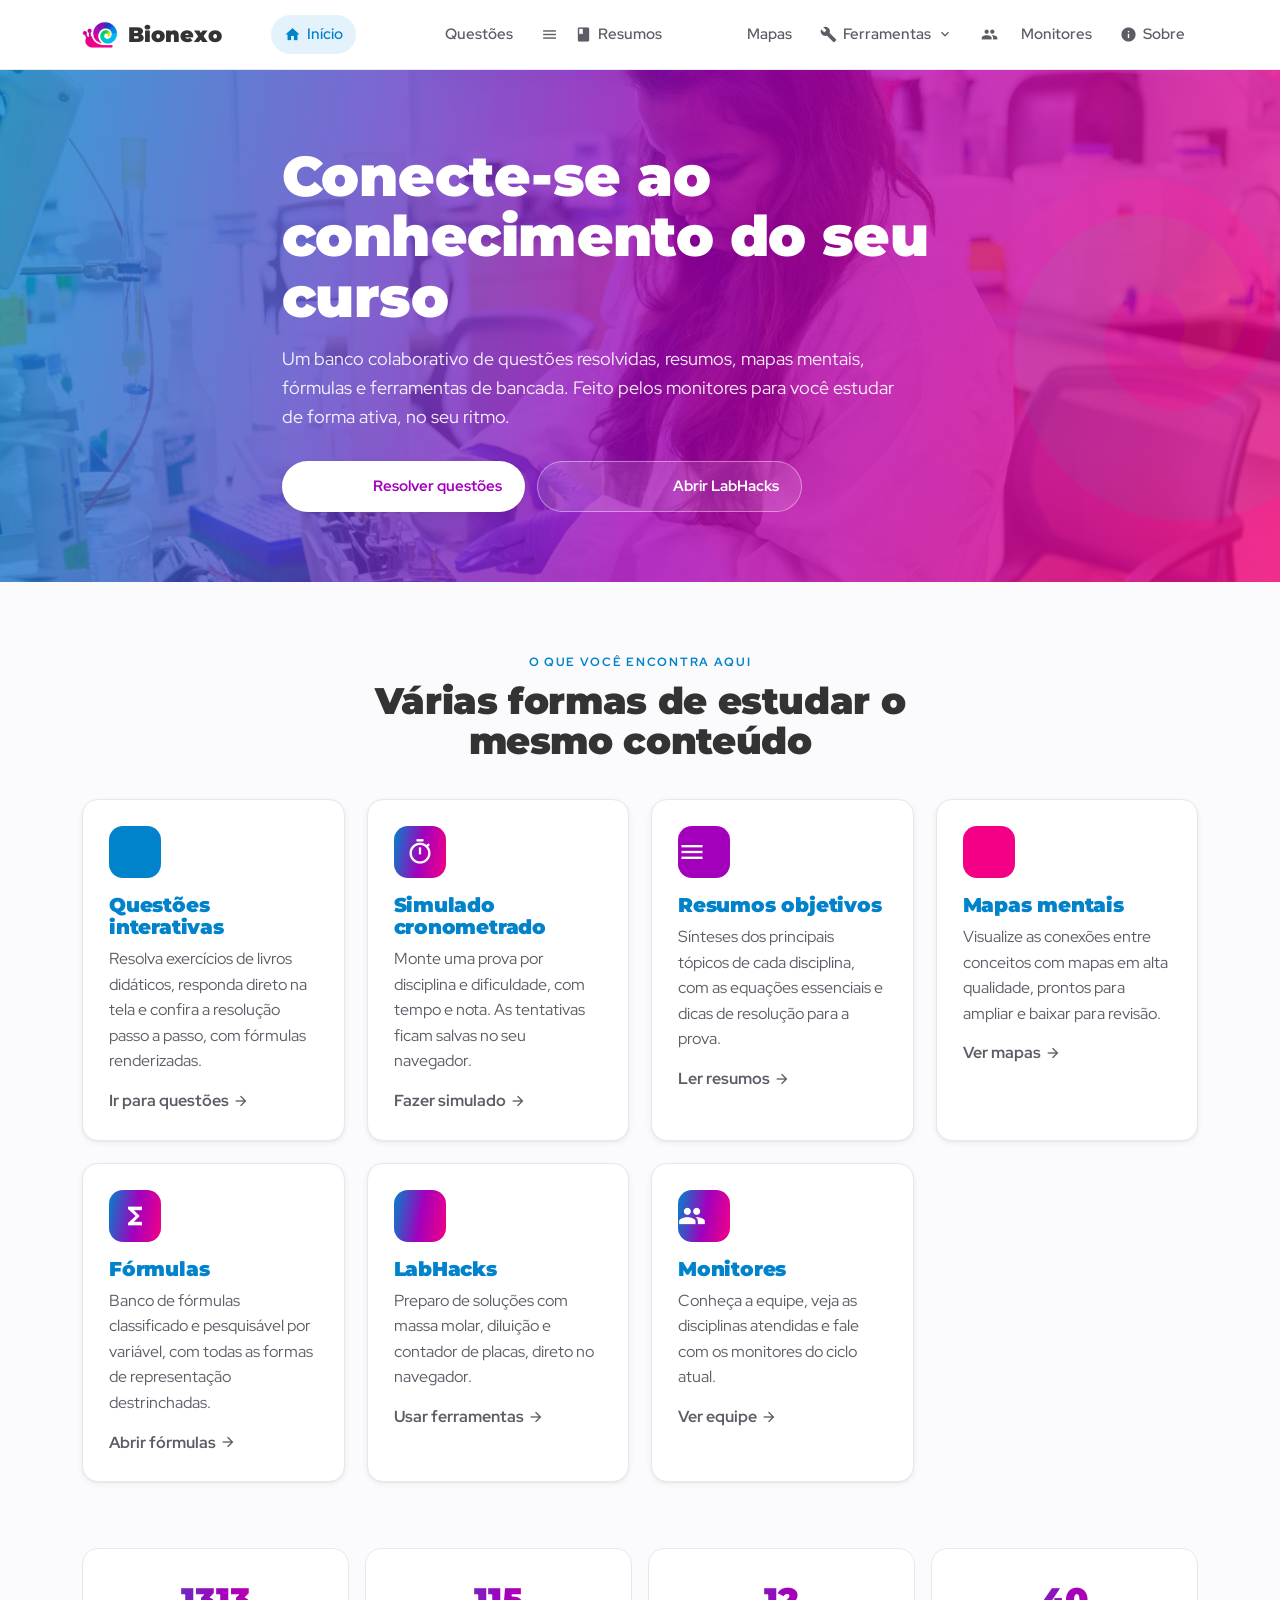
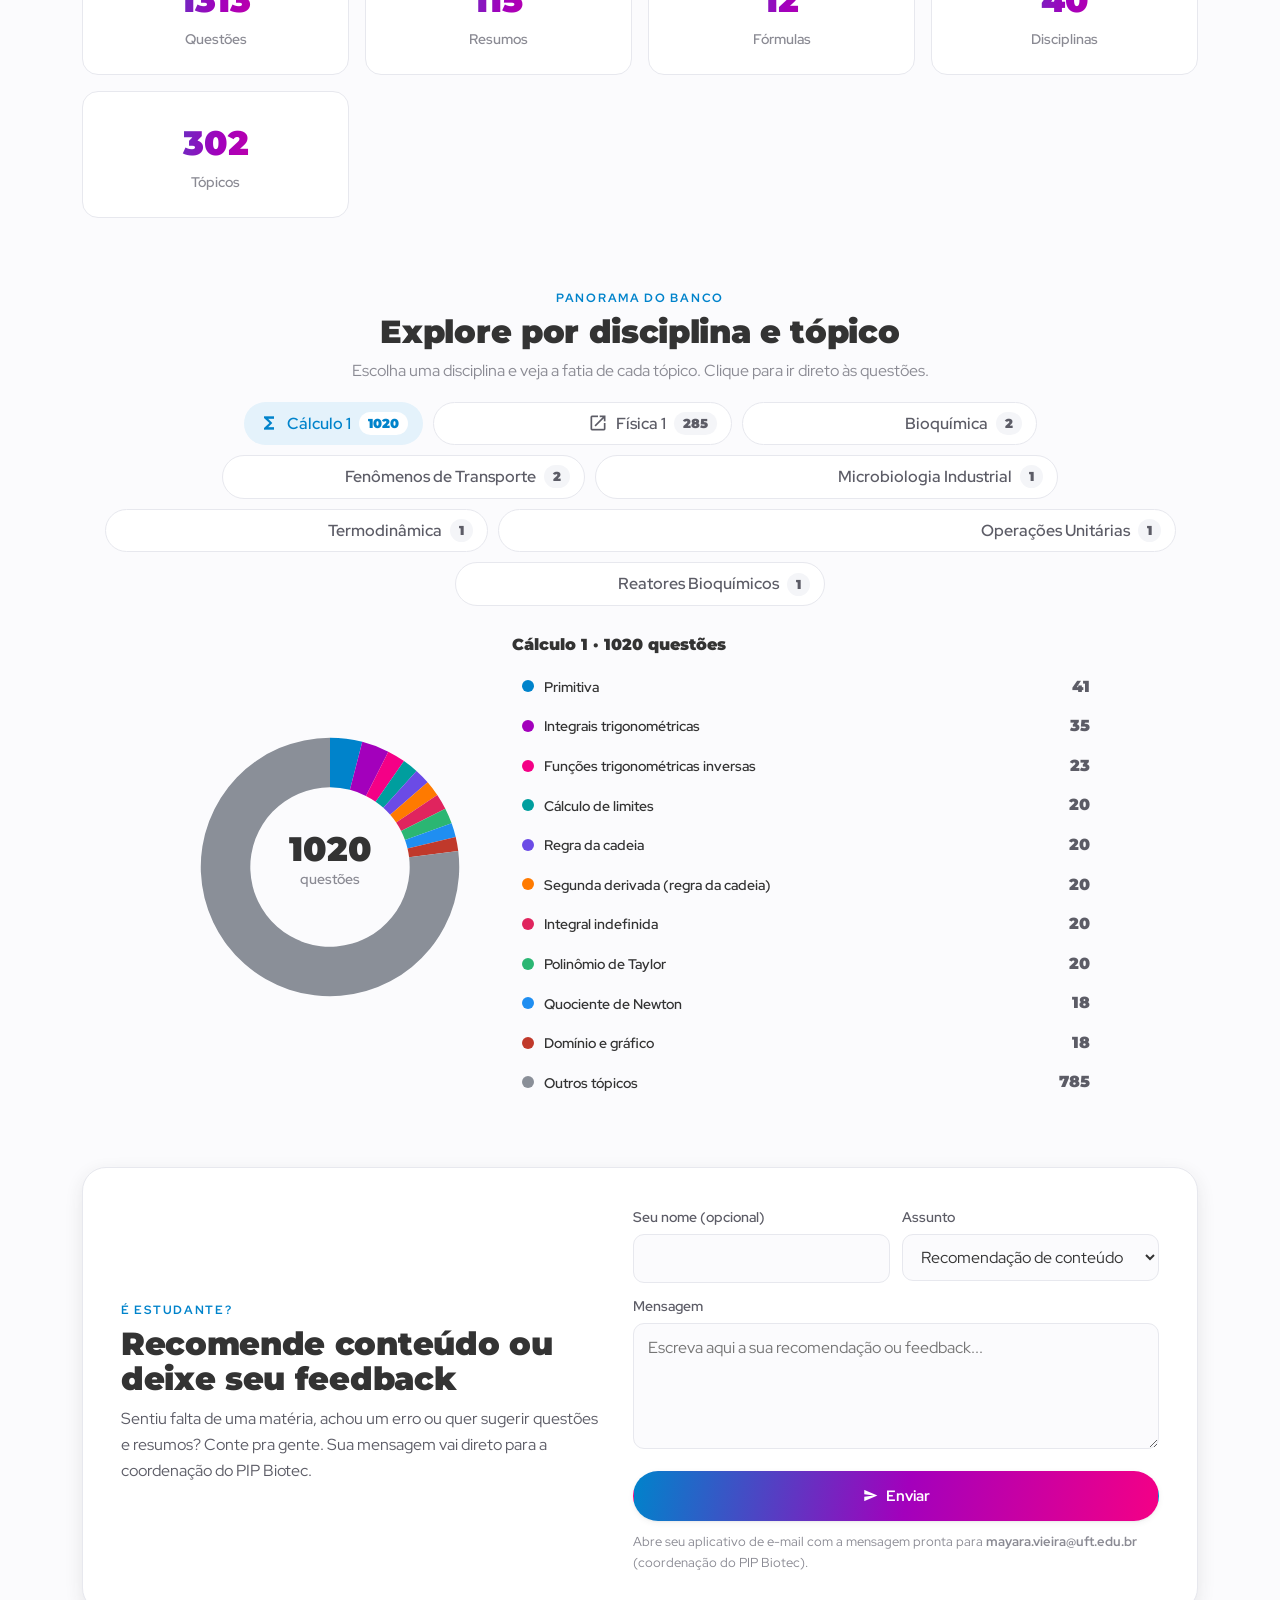
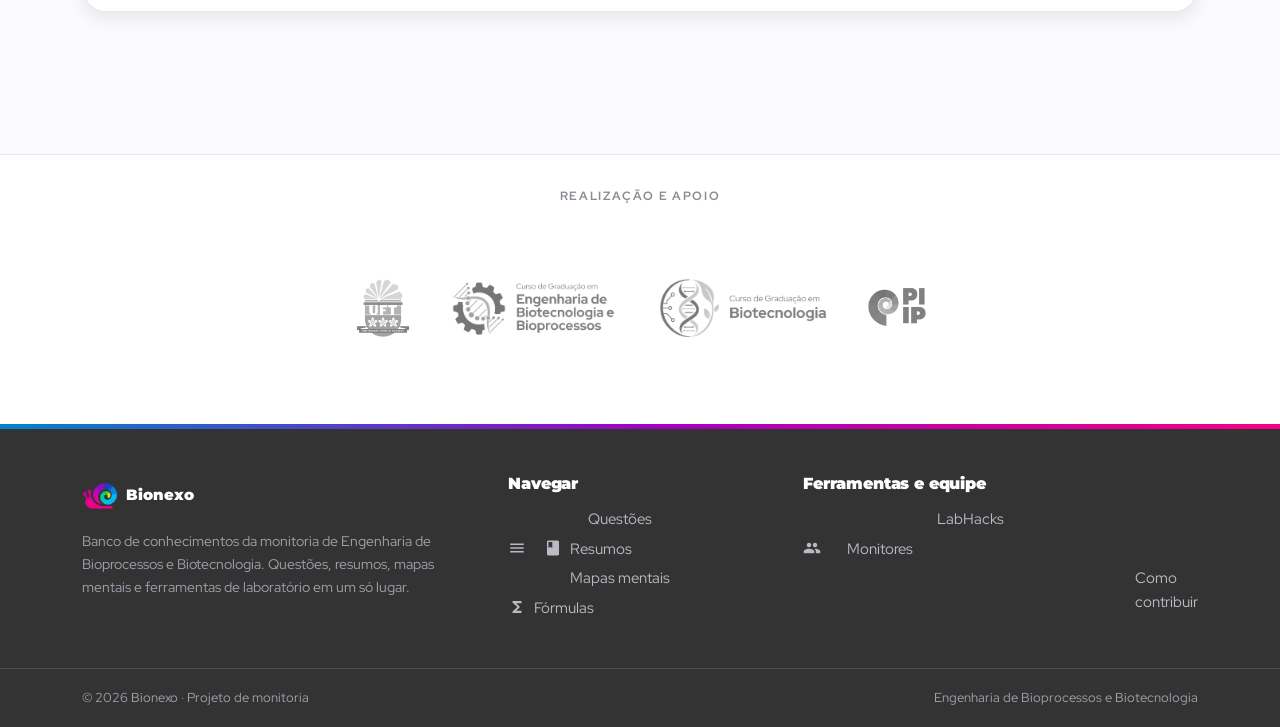
<file: index.html>
<!DOCTYPE html>
<html lang="pt-BR">
<head>
  <meta charset="UTF-8">
  <meta name="viewport" content="width=device-width, initial-scale=1.0">
  <title>Bionexo - Engenharia de Bioprocessos e Biotecnologia</title>
  <meta name="description" content="Banco de conhecimentos da monitoria de Engenharia de Bioprocessos e Biotecnologia: questões interativas, resumos, mapas mentais, fórmulas e ferramentas de laboratório.">
  <link rel="icon" type="image/svg+xml" href="assets/img/id/bionexo.svg">
  <link rel="preconnect" href="https://fonts.googleapis.com">
  <link rel="preconnect" href="https://fonts.gstatic.com" crossorigin>
  <link href="https://fonts.googleapis.com/css2?family=Montserrat:wght@900&family=Red+Hat+Display:ital,wght@0,400;0,500;0,600;0,700;1,400&display=swap" rel="stylesheet">
  <link href="https://fonts.googleapis.com/icon?family=Material+Icons" rel="stylesheet">
  <link rel="stylesheet" href="css/style.css">
</head>
<body>
  <div id="header"></div>

  <!-- HERO -->
  <section class="hero">
    <div class="container">
      <div>
        <h1>Conecte-se ao conhecimento do seu curso</h1>
        <p class="lead">Um banco colaborativo de questões resolvidas, resumos, mapas mentais, fórmulas e ferramentas de bancada. Feito pelos monitores para você estudar de forma ativa, no seu ritmo.</p>
        <div class="hero-actions">
          <a class="btn btn-primary" href="questoes.html"><span class="material-icons mi-sm">quiz</span> Resolver questões</a>
          <a class="btn btn-ghost" href="labhacks.html"><span class="material-icons mi-sm">science</span> Abrir LabHacks</a>
        </div>
      </div>
    </div>
  </section>

  <!-- RECURSOS -->
  <section class="section">
    <div class="container">
      <div class="center" style="max-width:660px;margin-inline:auto">
        <span class="eyebrow">O que você encontra aqui</span>
        <h2 style="font-size:clamp(1.7rem,3.5vw,2.3rem);margin-top:8px">Várias formas de estudar o mesmo conteúdo</h2>
      </div>
      <div class="grid grid-auto" style="margin-top:38px">
        <a class="card link c1" href="questoes.html">
          <div class="card-ico g1"><span class="material-icons">quiz</span></div>
          <h3>Questões interativas</h3>
          <p>Resolva exercícios de livros didáticos, responda direto na tela e confira a resolução passo a passo, com fórmulas renderizadas.</p>
          <span class="card-more">Ir para questões <span class="material-icons mi-sm">arrow_forward</span></span>
        </a>
        <a class="card link c1" href="questoes.html#simulado">
          <div class="card-ico grad"><span class="material-icons">timer</span></div>
          <h3>Simulado cronometrado</h3>
          <p>Monte uma prova por disciplina e dificuldade, com tempo e nota. As tentativas ficam salvas no seu navegador.</p>
          <span class="card-more">Fazer simulado <span class="material-icons mi-sm">arrow_forward</span></span>
        </a>
        <a class="card link c2" href="resumos.html">
          <div class="card-ico g2"><span class="material-icons">menu_book</span></div>
          <h3>Resumos objetivos</h3>
          <p>Sínteses dos principais tópicos de cada disciplina, com as equações essenciais e dicas de resolução para a prova.</p>
          <span class="card-more">Ler resumos <span class="material-icons mi-sm">arrow_forward</span></span>
        </a>
        <a class="card link c3" href="mapas.html">
          <div class="card-ico g3"><span class="material-icons">hub</span></div>
          <h3>Mapas mentais</h3>
          <p>Visualize as conexões entre conceitos com mapas em alta qualidade, prontos para ampliar e baixar para revisão.</p>
          <span class="card-more">Ver mapas <span class="material-icons mi-sm">arrow_forward</span></span>
        </a>
        <a class="card link" href="formulas.html">
          <div class="card-ico grad"><span class="material-icons">functions</span></div>
          <h3>Fórmulas</h3>
          <p>Banco de fórmulas classificado e pesquisável por variável, com todas as formas de representação destrinchadas.</p>
          <span class="card-more">Abrir fórmulas <span class="material-icons mi-sm">arrow_forward</span></span>
        </a>
        <a class="card link" href="labhacks.html">
          <div class="card-ico grad"><span class="material-icons">science</span></div>
          <h3>LabHacks</h3>
          <p>Preparo de soluções com massa molar, diluição e contador de placas, direto no navegador.</p>
          <span class="card-more">Usar ferramentas <span class="material-icons mi-sm">arrow_forward</span></span>
        </a>
        <a class="card link" href="monitores.html">
          <div class="card-ico grad"><span class="material-icons">groups</span></div>
          <h3>Monitores</h3>
          <p>Conheça a equipe, veja as disciplinas atendidas e fale com os monitores do ciclo atual.</p>
          <span class="card-more">Ver equipe <span class="material-icons mi-sm">arrow_forward</span></span>
        </a>
      </div>
    </div>
  </section>

  <!-- STATS -->
  <section class="section" style="padding-top:0">
    <div class="container">
      <div class="stats">
        <div class="stat"><div class="num grad-text" data-stat="questoes">0</div><div class="lbl">Questões</div></div>
        <div class="stat"><div class="num grad-text" data-stat="resumos">0</div><div class="lbl">Resumos</div></div>
        <div class="stat"><div class="num grad-text" data-stat="formulas">0</div><div class="lbl">Fórmulas</div></div>
        <div class="stat"><div class="num grad-text" data-stat="disciplinas">0</div><div class="lbl">Disciplinas</div></div>
        <div class="stat"><div class="num grad-text" data-stat="topicos">0</div><div class="lbl">Tópicos</div></div>
      </div>
    </div>
  </section>

  <!-- PANORAMA (dashboard interativo) -->
  <section class="section" style="padding-top:0" id="panorama">
    <div class="container">
      <div class="center" style="max-width:660px;margin-inline:auto">
        <span class="eyebrow">Panorama do banco</span>
        <h2 style="font-size:clamp(1.5rem,3vw,2rem);margin-top:6px">Explore por disciplina e tópico</h2>
        <p class="muted" style="margin-top:8px">Escolha uma disciplina e veja a fatia de cada tópico. Clique para ir direto às questões.</p>
      </div>

      <!-- faixa de disciplinas (ícones) -->
      <div id="discStrip" class="disc-strip"></div>

      <!-- pizza de tópicos + legenda -->
      <div class="dash">
        <div class="dash-pie">
          <div id="donut"><p class="muted center">Carregando...</p></div>
        </div>
        <div class="dash-legend">
          <div class="dash-legend-head"><span id="pieTitle">—</span></div>
          <div id="donutLegend" class="donut-legend"></div>
        </div>
      </div>
    </div>
  </section>

  <!-- FEEDBACK DO ESTUDANTE -->
  <section class="section" id="feedback" style="padding-top:0">
    <div class="container">
      <div class="feedback-cta">
        <div class="fc-text">
          <span class="eyebrow">É estudante?</span>
          <h2>Recomende conteúdo ou deixe seu feedback</h2>
          <p>Sentiu falta de uma matéria, achou um erro ou quer sugerir questões e resumos? Conte pra gente. Sua mensagem vai direto para a coordenação do PIP Biotec.</p>
        </div>
        <form class="fc-form" id="feedbackForm">
          <div class="field-row">
            <div>
              <label for="fbNome">Seu nome (opcional)</label>
              <input class="field" id="fbNome" type="text" autocomplete="name">
            </div>
            <div>
              <label for="fbTipo">Assunto</label>
              <select class="field" id="fbTipo">
                <option>Recomendação de conteúdo</option>
                <option>Feedback sobre o site</option>
                <option>Relatar um erro</option>
                <option>Dúvida</option>
              </select>
            </div>
          </div>
          <label for="fbMsg">Mensagem</label>
          <textarea class="field" id="fbMsg" rows="4" placeholder="Escreva aqui a sua recomendação ou feedback..."></textarea>
          <button class="btn btn-grad" type="submit" style="margin-top:14px;width:100%"><span class="material-icons mi-sm">send</span> Enviar</button>
          <p class="muted fc-note">Abre seu aplicativo de e-mail com a mensagem pronta para <b>mayara.vieira@uft.edu.br</b> (coordenação do PIP Biotec).</p>
        </form>
      </div>
    </div>
  </section>

  <div id="footer"></div>

  <script src="data/questoes.js"></script>
  <script src="data/questoes-fontes.js"></script>
  <script src="data/resumos.js"></script>
  <script src="data/resumos/01-calculo.js"></script>
  <script src="data/resumos/02-algebra-linear.js"></script>
  <script src="data/resumos/03-quimica-geral.js"></script>
  <script src="data/resumos/04-quimica-organica-analitica.js"></script>
  <script src="data/resumos/05-fisica.js"></script>
  <script src="data/resumos/06-bioquimica-celular.js"></script>
  <script src="data/resumos/07-microbiologia-molecular.js"></script>
  <script src="data/resumos/08-calculo2-numericos.js"></script>
  <script src="data/resumos/09-engenharia-bioprocessos.js"></script>
  <script src="data/resumos/10-edo-bioprocessos.js"></script>
  <script src="data/resumos/11-protocolos-laboratorio.js"></script>
  <script src="data/resumos/12-mecanica.js"></script>
  <script src="data/resumos/13-fisico-quimica.js"></script>
  <script src="data/resumos/14-eletromagnetismo.js"></script>
  <script src="data/resumos/15-ondas-optica-moderna.js"></script>
  <script src="data/resumos/16-genetica.js"></script>
  <script src="data/resumos/17-genetica-cromossomos-populacoes.js"></script>
  <script src="data/resumos/18-melhoramento-edicao.js"></script>
  <script src="data/resumos/19-rotas-metabolicas.js"></script>
  <script src="data/resumos/20-biotransformacoes.js"></script>
  <script src="data/formulas.js"></script>
  <script src="data/mapas.js"></script>
  <script src="js/components.js"></script>
  <script src="js/mathplot.js"></script>
  <script src="js/mathfmt.js"></script>
  <script src="js/tsv.js"></script>
  <script>
    (function () {
      const D = window.BIONEXO || {};
      const r = D.resumos || [], f = D.formulas || [], m = D.mapas || [];
      const set = (k, v) => { const el = document.querySelector(`[data-stat="${k}"]`); if (el) el.textContent = v; };
      set("resumos", r.length);
      set("formulas", f.length);
      // questões e disciplinas incluem os bancos .tsv (carregamento assíncrono)
      const applyQ = (q) => {
        const discs = new Set([...q, ...r, ...m].map(x => x.disciplina).filter(Boolean));
        const tops = new Set(q.map(x => x.topico).filter(Boolean));
        set("questoes", q.length);
        set("disciplinas", discs.size);
        set("topicos", tops.size);
        buildChart(q);
      };
      if (window.Bionexo && window.Bionexo.loadQuestoes) window.Bionexo.loadQuestoes().then(applyQ);
      else applyQ(D.questoes || []);

      // ---- dashboard interativo: disciplinas (ícones) + pizza de tópicos ----
      const esc = s => (window.Bionexo ? window.Bionexo.esc(s) : s);
      const DISC_ICON = {
        "Cálculo 1": "functions", "Física 1": "rocket_launch", "Bioquímica": "biotech",
        "Microbiologia Industrial": "coronavirus", "Fenômenos de Transporte": "waves",
        "Termodinâmica": "thermostat", "Operações Unitárias": "precision_manufacturing", "Reatores Bioquímicos": "science",
      };
      const PIE = ["#0083cb", "#a300bc", "#f40086", "#009e9e", "#6b4be6", "#ff7a00", "#e0245e", "#2bb673", "#1f8ef1", "#c0392b", "#8a8f98"];
      let CHART = [], selDisc = null;

      function buildChart(q) {
        CHART = q;
        const byDisc = {};
        q.forEach(x => { if (x.disciplina) byDisc[x.disciplina] = (byDisc[x.disciplina] || 0) + 1; });
        const discs = Object.keys(byDisc).sort((a, b) => byDisc[b] - byDisc[a]);
        selDisc = discs[0] || null;
        const strip = document.getElementById("discStrip");
        if (strip) {
          strip.innerHTML = discs.map(d => `<button class="disc-chip${d === selDisc ? " active" : ""}" data-disc="${esc(d)}">
            <span class="material-icons">${DISC_ICON[d] || "menu_book"}</span>
            <span class="disc-chip-t">${esc(d)}</span><span class="disc-chip-n">${byDisc[d]}</span></button>`).join("");
          strip.querySelectorAll("[data-disc]").forEach(b => b.addEventListener("click", () => {
            selDisc = b.dataset.disc;
            strip.querySelectorAll(".disc-chip").forEach(x => x.classList.toggle("active", x.dataset.disc === selDisc));
            drawPie();
          }));
        }
        drawPie();
      }

      function donutSVG(data, total) {
        const cx = 130, cy = 130, R = 120, r = 74;
        if (data.length === 1) {
          return `<svg viewBox="0 0 260 260" class="donut-svg"><circle cx="${cx}" cy="${cy}" r="${(R + r) / 2}" fill="none" stroke="${data[0].color}" stroke-width="${R - r}" class="donut-seg" data-seg="${esc(data[0].k)}"><title>${esc(data[0].k)}: ${data[0].n}</title></circle>
            <text x="${cx}" y="${cy - 6}" text-anchor="middle" class="donut-total">${total}</text><text x="${cx}" y="${cy + 16}" text-anchor="middle" class="donut-sub">questões</text></svg>`;
        }
        let a0 = -Math.PI / 2;
        const segs = data.map(d => {
          const a1 = a0 + (d.n / total) * 2 * Math.PI, large = (a1 - a0) > Math.PI ? 1 : 0;
          const P = (rad, a) => [(cx + rad * Math.cos(a)).toFixed(2), (cy + rad * Math.sin(a)).toFixed(2)];
          const o0 = P(R, a0), o1 = P(R, a1), i1 = P(r, a1), i0 = P(r, a0);
          const d2 = `M${o0[0]} ${o0[1]} A${R} ${R} 0 ${large} 1 ${o1[0]} ${o1[1]} L${i1[0]} ${i1[1]} A${r} ${r} 0 ${large} 0 ${i0[0]} ${i0[1]} Z`;
          a0 = a1;
          return `<path class="donut-seg" d="${d2}" fill="${d.color}" data-seg="${esc(d.k)}"><title>${esc(d.k)}: ${d.n}</title></path>`;
        }).join("");
        return `<svg viewBox="0 0 260 260" class="donut-svg">${segs}<text x="${cx}" y="${cy - 6}" text-anchor="middle" class="donut-total">${total}</text><text x="${cx}" y="${cy + 16}" text-anchor="middle" class="donut-sub">questões</text></svg>`;
      }

      function drawPie() {
        const box = document.getElementById("donut"), leg = document.getElementById("donutLegend"), title = document.getElementById("pieTitle");
        if (!box) return;
        const counts = {};
        CHART.filter(x => x.disciplina === selDisc).forEach(x => { const t = x.topico || "(sem tópico)"; counts[t] = (counts[t] || 0) + 1; });
        let rows = Object.keys(counts).map(k => ({ k, n: counts[k] })).sort((a, b) => b.n - a.n);
        const total = rows.reduce((s, x) => s + x.n, 0);
        let top = rows.slice(0, 10);
        const resto = rows.slice(10).reduce((s, x) => s + x.n, 0);
        if (resto > 0) top.push({ k: "Outros tópicos", n: resto, _outros: true });
        top.forEach((x, i) => x.color = PIE[i % PIE.length]);
        if (title) title.textContent = (selDisc || "—") + (total ? " · " + total + " questões" : "");
        box.innerHTML = total ? donutSVG(top, total) : '<p class="muted center">Sem dados.</p>';
        const hrefOf = x => x._outros ? "" : `href="questoes.html?disciplina=${encodeURIComponent(selDisc)}&topico=${encodeURIComponent(x.k)}"`;
        if (leg) leg.innerHTML = top.map(x => `<a class="leg-row" ${hrefOf(x)} data-seg="${esc(x.k)}">
          <span class="leg-dot" style="background:${x.color}"></span><span class="leg-label">${esc(x.k)}</span><span class="leg-val">${x.n}</span></a>`).join("");
        const byK = {}; top.forEach(x => byK[x.k] = x);
        const hover = (k, on) => {
          box.querySelectorAll(".donut-seg").forEach(s => s.classList.toggle("dim", on && s.dataset.seg !== k));
          if (leg) leg.querySelectorAll(".leg-row").forEach(s => s.classList.toggle("hot", on && s.dataset.seg === k));
        };
        box.querySelectorAll(".donut-seg").forEach(s => {
          s.addEventListener("mouseenter", () => hover(s.dataset.seg, true));
          s.addEventListener("mouseleave", () => hover(s.dataset.seg, false));
          s.addEventListener("click", () => { const x = byK[s.dataset.seg]; if (x && !x._outros) location.href = "questoes.html?disciplina=" + encodeURIComponent(selDisc) + "&topico=" + encodeURIComponent(x.k); });
        });
        if (leg) leg.querySelectorAll(".leg-row").forEach(s => {
          s.addEventListener("mouseenter", () => hover(s.dataset.seg, true));
          s.addEventListener("mouseleave", () => hover(s.dataset.seg, false));
        });
      }
    })();

    // Formulário de feedback -> abre o e-mail (sem backend)
    (function () {
      const f = document.getElementById("feedbackForm");
      if (!f) return;
      f.addEventListener("submit", e => {
        e.preventDefault();
        const nome = document.getElementById("fbNome").value.trim();
        const tipo = document.getElementById("fbTipo").value;
        const msg = document.getElementById("fbMsg").value.trim();
        const assunto = "[Bionexo] " + tipo + (nome ? " — " + nome : "");
        const corpo = (msg || "") + "\n\n—\nEnviado pelo site Bionexo" + (nome ? " por " + nome : "");
        window.location.href = "mailto:mayara.vieira@uft.edu.br?subject=" +
          encodeURIComponent(assunto) + "&body=" + encodeURIComponent(corpo);
      });
    })();
  </script>
</body>
</html>
</file>
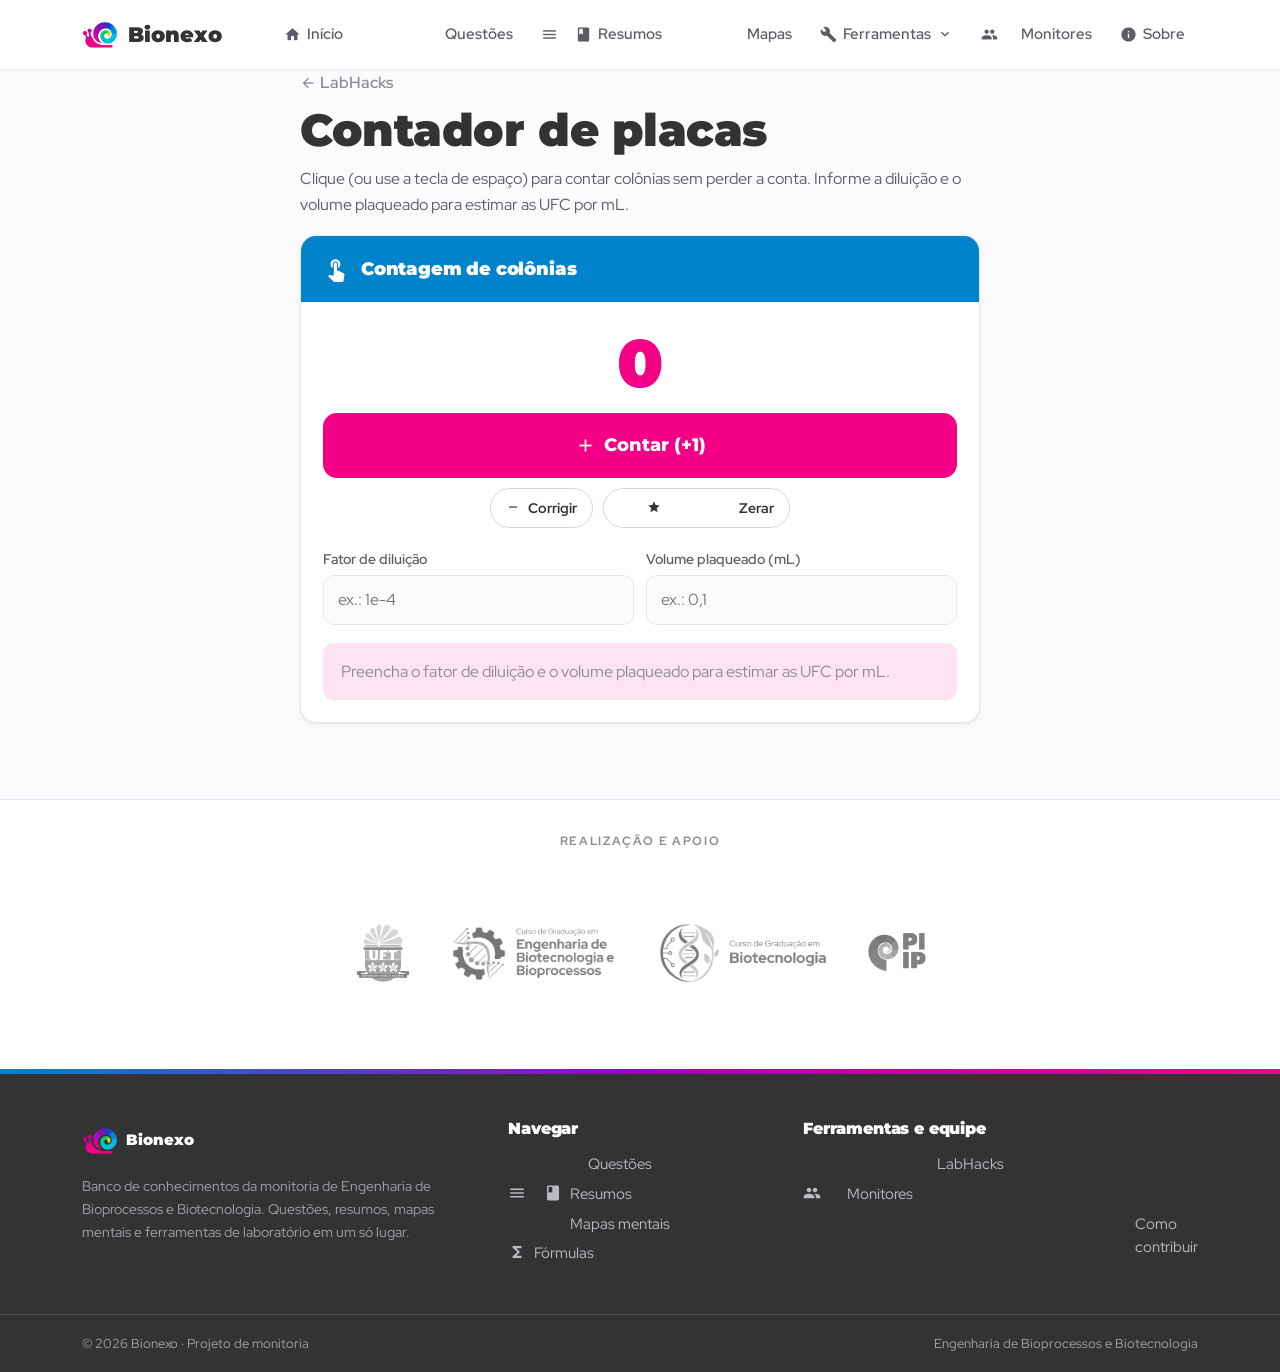
<file: labhacks-contador.html>
<!DOCTYPE html>
<html lang="pt-BR">
<head>
  <meta charset="UTF-8">
  <meta name="viewport" content="width=device-width, initial-scale=1.0">
  <title>Contador de placas - LabHacks - Bionexo</title>
  <meta name="description" content="Conte colônias com um clique e estime as UFC por mL.">
  <link rel="icon" type="image/svg+xml" href="assets/img/id/bionexo.svg">
  <link rel="preconnect" href="https://fonts.googleapis.com">
  <link rel="preconnect" href="https://fonts.gstatic.com" crossorigin>
  <link href="https://fonts.googleapis.com/css2?family=Montserrat:wght@900&family=Red+Hat+Display:ital,wght@0,400;0,500;0,600;0,700;1,400&display=swap" rel="stylesheet">
  <link href="https://fonts.googleapis.com/icon?family=Material+Icons" rel="stylesheet">
  <link rel="stylesheet" href="css/style.css">
</head>
<body class="sec-m">
  <div id="header"></div>

  <main class="container">
    <div class="tool-page">
      <a class="back-link" href="labhacks.html"><span class="material-icons mi-sm">arrow_back</span> LabHacks</a>
      <div class="page-head" style="padding-top:0">
        <h1>Contador de <span class="grad-text">placas</span></h1>
        <p>Clique (ou use a tecla de espaço) para contar colônias sem perder a conta. Informe a diluição e o volume plaqueado para estimar as UFC por mL.</p>
      </div>

      <section class="tool">
        <div class="tool-head g1"><span class="material-icons">touch_app</span><h3>Contagem de colônias</h3></div>
        <div class="tool-body">
          <div class="counter">
            <div class="count-num" id="cntNum" aria-live="polite">0</div>
            <button class="count-big" id="cntPlus"><span class="material-icons">add</span> Contar (+1)</button>
            <div class="counter-btns" style="margin-top:10px">
              <button class="btn btn-ghost btn-sm" id="cntMinus"><span class="material-icons mi-sm">remove</span> Corrigir</button>
              <button class="btn btn-ghost btn-sm" id="cntReset"><span class="material-icons mi-sm">restart_alt</span> Zerar</button>
            </div>
          </div>
          <div class="field-row" style="margin-top:20px">
            <div>
              <label for="cntFd">Fator de diluição</label>
              <input class="field" id="cntFd" type="text" inputmode="decimal" placeholder="ex.: 1e-4">
            </div>
            <div>
              <label for="cntVol">Volume plaqueado (mL)</label>
              <input class="field" id="cntVol" type="text" inputmode="decimal" placeholder="ex.: 0,1">
            </div>
          </div>
          <div class="tool-out" id="cntUfc"></div>
        </div>
      </section>
    </div>
  </main>

  <div id="footer"></div>

  <script src="js/components.js"></script>
  <script src="js/labhacks.js"></script>
</body>
</html>
</file>
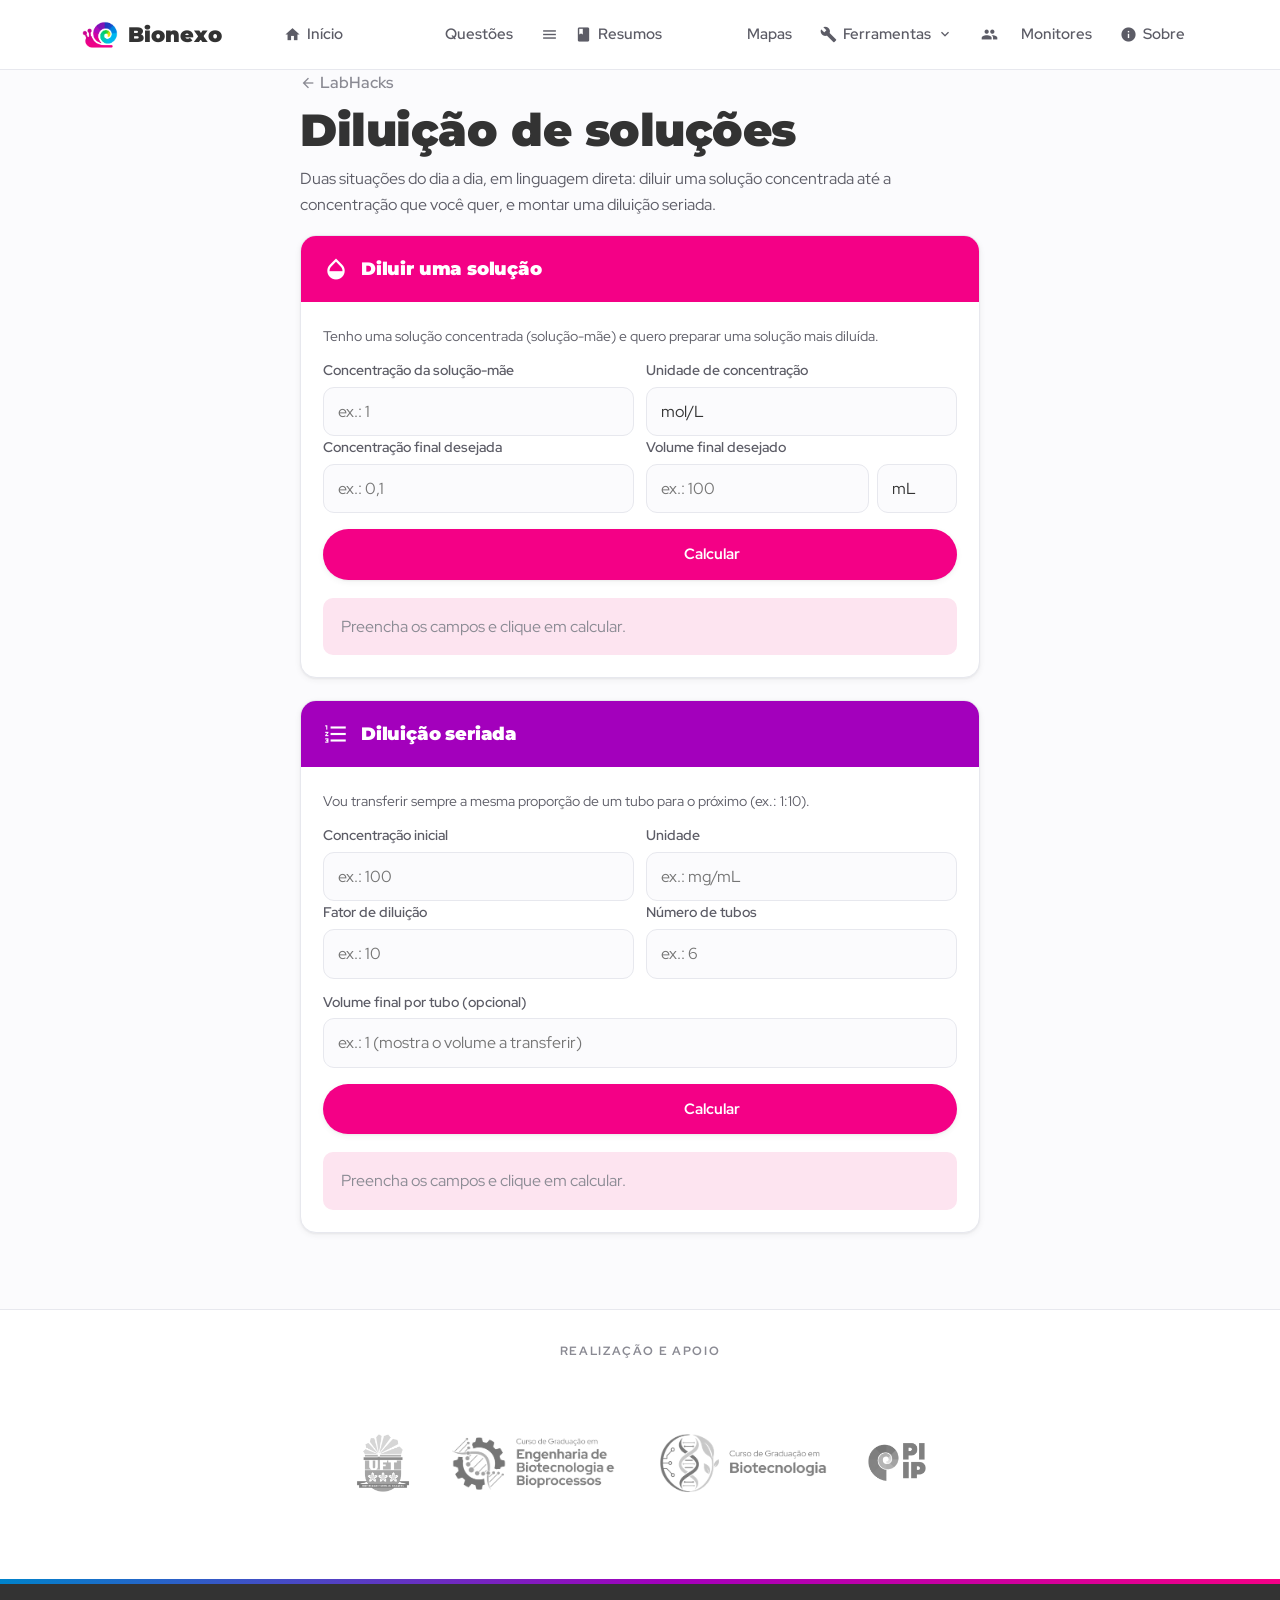
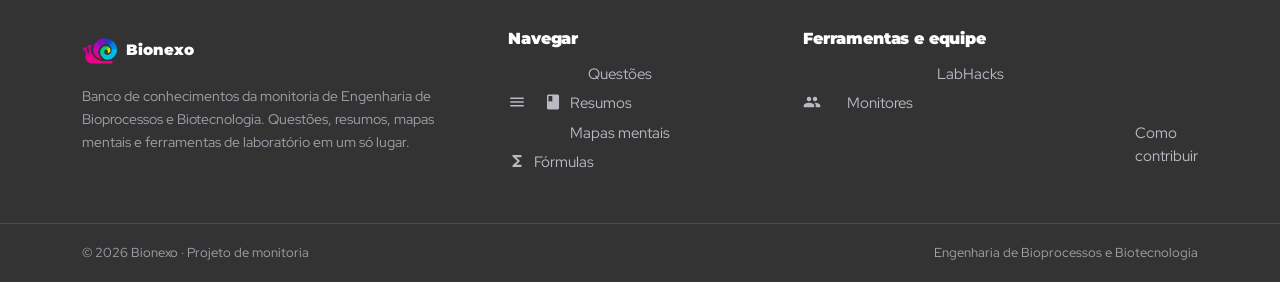
<file: labhacks-diluicao.html>
<!DOCTYPE html>
<html lang="pt-BR">
<head>
  <meta charset="UTF-8">
  <meta name="viewport" content="width=device-width, initial-scale=1.0">
  <title>Diluição de soluções - LabHacks - Bionexo</title>
  <meta name="description" content="Diluição simples (quanto pipetar da solução-mãe) e diluição seriada tubo a tubo.">
  <link rel="icon" type="image/svg+xml" href="assets/img/id/bionexo.svg">
  <link rel="preconnect" href="https://fonts.googleapis.com">
  <link rel="preconnect" href="https://fonts.gstatic.com" crossorigin>
  <link href="https://fonts.googleapis.com/css2?family=Montserrat:wght@900&family=Red+Hat+Display:ital,wght@0,400;0,500;0,600;0,700;1,400&display=swap" rel="stylesheet">
  <link href="https://fonts.googleapis.com/icon?family=Material+Icons" rel="stylesheet">
  <link rel="stylesheet" href="css/style.css">
</head>
<body class="sec-m">
  <div id="header"></div>

  <main class="container">
    <div class="tool-page">
      <a class="back-link" href="labhacks.html"><span class="material-icons mi-sm">arrow_back</span> LabHacks</a>
      <div class="page-head" style="padding-top:0">
        <h1><span class="grad-text">Diluição</span> de soluções</h1>
        <p>Duas situações do dia a dia, em linguagem direta: diluir uma solução concentrada até a concentração que você quer, e montar uma diluição seriada.</p>
      </div>

      <!-- Diluir uma solução -->
      <section class="tool">
        <div class="tool-head g3"><span class="material-icons">opacity</span><h3>Diluir uma solução</h3></div>
        <div class="tool-body">
          <p class="hint">Tenho uma solução concentrada (solução-mãe) e quero preparar uma solução mais diluída.</p>
          <div class="field-row" style="margin-top:12px">
            <div>
              <label for="dgC1">Concentração da solução-mãe</label>
              <input class="field" id="dgC1" type="text" inputmode="decimal" placeholder="ex.: 1">
            </div>
            <div>
              <label for="dgUnitC">Unidade de concentração</label>
              <input class="field" id="dgUnitC" type="text" value="mol/L">
            </div>
          </div>
          <div class="field-row">
            <div>
              <label for="dgC2">Concentração final desejada</label>
              <input class="field" id="dgC2" type="text" inputmode="decimal" placeholder="ex.: 0,1">
            </div>
            <div>
              <label for="dgV2">Volume final desejado</label>
              <div style="display:flex;gap:8px">
                <input class="field" id="dgV2" type="text" inputmode="decimal" placeholder="ex.: 100">
                <input class="field" id="dgUnitV" type="text" value="mL" style="max-width:80px">
              </div>
            </div>
          </div>
          <button class="btn btn-primary" id="dgCalc" style="margin-top:16px;width:100%"><span class="material-icons mi-sm">calculate</span> Calcular</button>
          <div class="tool-out" id="dgOut"><span class="muted">Preencha os campos e clique em calcular.</span></div>
        </div>
      </section>

      <!-- Diluição seriada -->
      <section class="tool">
        <div class="tool-head g2"><span class="material-icons">format_list_numbered</span><h3>Diluição seriada</h3></div>
        <div class="tool-body">
          <p class="hint">Vou transferir sempre a mesma proporção de um tubo para o próximo (ex.: 1:10).</p>
          <div class="field-row" style="margin-top:12px">
            <div>
              <label for="sdC0">Concentração inicial</label>
              <input class="field" id="sdC0" type="text" inputmode="decimal" placeholder="ex.: 100">
            </div>
            <div>
              <label for="sdUnit">Unidade</label>
              <input class="field" id="sdUnit" type="text" placeholder="ex.: mg/mL">
            </div>
          </div>
          <div class="field-row">
            <div>
              <label for="sdFactor">Fator de diluição</label>
              <input class="field" id="sdFactor" type="text" inputmode="decimal" placeholder="ex.: 10">
            </div>
            <div>
              <label for="sdSteps">Número de tubos</label>
              <input class="field" id="sdSteps" type="text" inputmode="numeric" placeholder="ex.: 6">
            </div>
          </div>
          <label for="sdVf">Volume final por tubo (opcional)</label>
          <input class="field" id="sdVf" type="text" inputmode="decimal" placeholder="ex.: 1 (mostra o volume a transferir)">
          <button class="btn btn-primary" id="sdCalc" style="margin-top:16px;width:100%"><span class="material-icons mi-sm">calculate</span> Calcular</button>
          <div class="tool-out" id="sdOut"><span class="muted">Preencha os campos e clique em calcular.</span></div>
        </div>
      </section>
    </div>
  </main>

  <div id="footer"></div>

  <script src="js/components.js"></script>
  <script src="js/labhacks.js"></script>
</body>
</html>
</file>
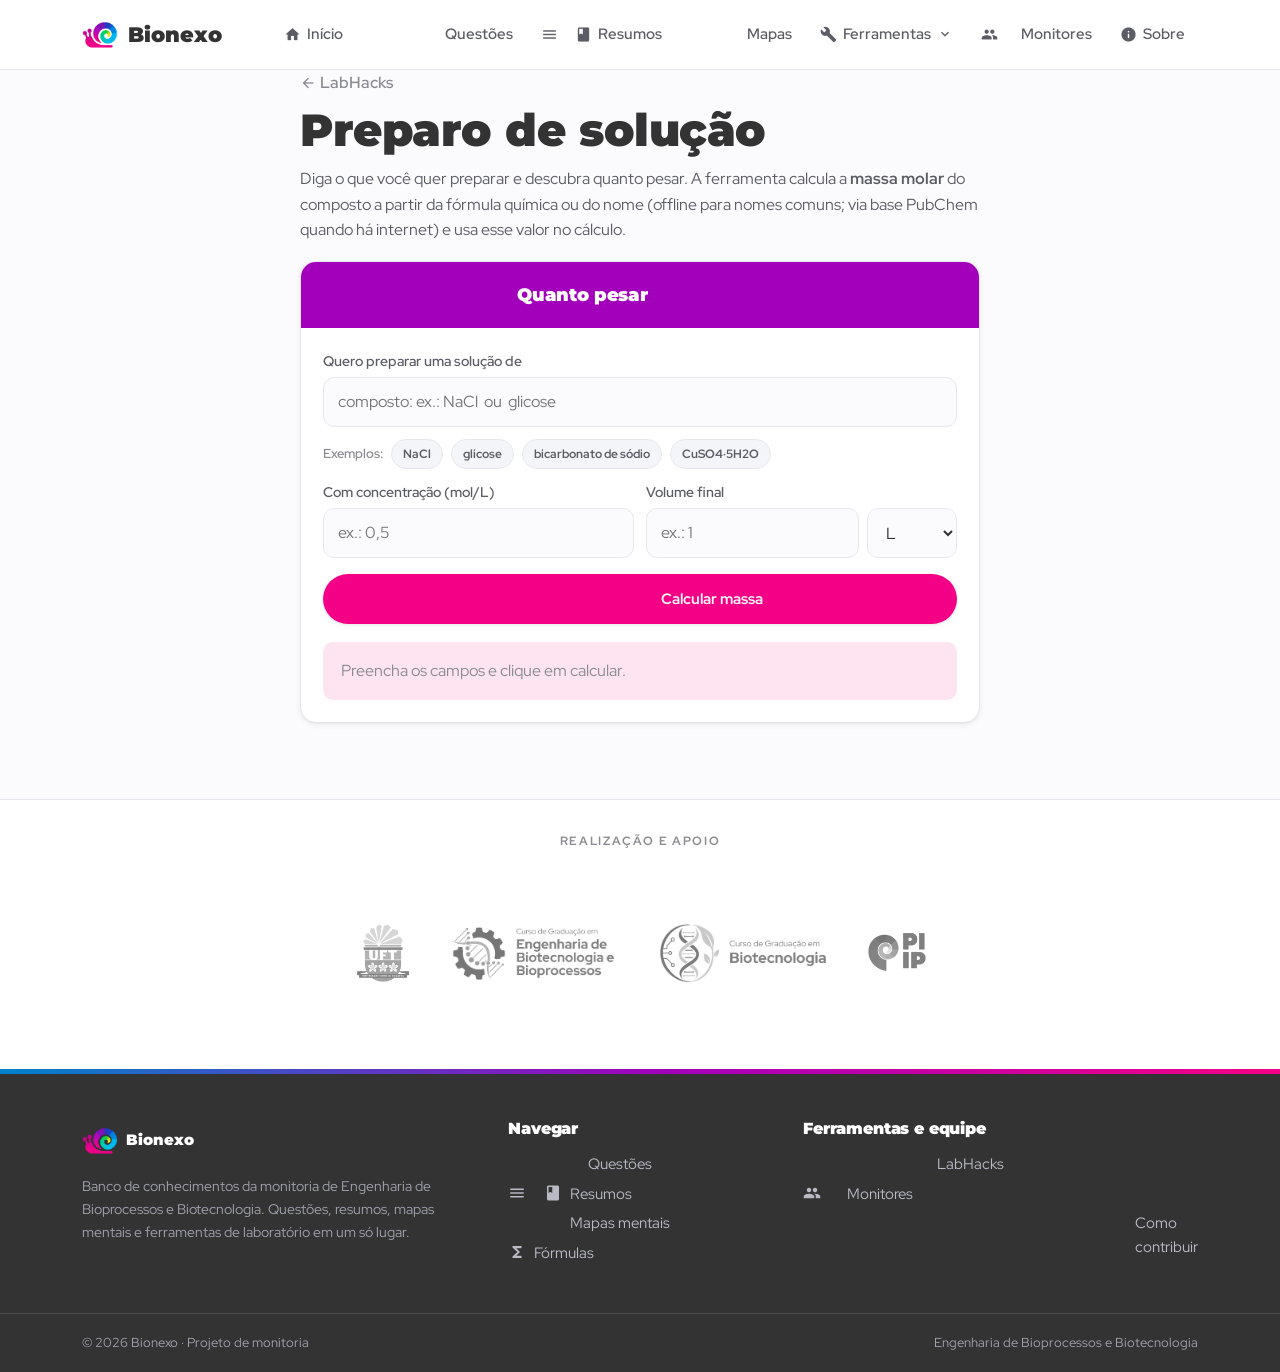
<file: labhacks-preparo.html>
<!DOCTYPE html>
<html lang="pt-BR">
<head>
  <meta charset="UTF-8">
  <meta name="viewport" content="width=device-width, initial-scale=1.0">
  <title>Preparo de solução - LabHacks - Bionexo</title>
  <meta name="description" content="Descubra quanto pesar para preparar uma solução a partir do composto, da concentração e do volume.">
  <link rel="icon" type="image/svg+xml" href="assets/img/id/bionexo.svg">
  <link rel="preconnect" href="https://fonts.googleapis.com">
  <link rel="preconnect" href="https://fonts.gstatic.com" crossorigin>
  <link href="https://fonts.googleapis.com/css2?family=Montserrat:wght@900&family=Red+Hat+Display:ital,wght@0,400;0,500;0,600;0,700;1,400&display=swap" rel="stylesheet">
  <link href="https://fonts.googleapis.com/icon?family=Material+Icons" rel="stylesheet">
  <link rel="stylesheet" href="css/style.css">
</head>
<body class="sec-m">
  <div id="header"></div>

  <main class="container">
    <div class="tool-page">
      <a class="back-link" href="labhacks.html"><span class="material-icons mi-sm">arrow_back</span> LabHacks</a>
      <div class="page-head" style="padding-top:0">
        <h1>Preparo de <span class="grad-text">solução</span></h1>
        <p>Diga o que você quer preparar e descubra quanto pesar. A ferramenta calcula a <b>massa molar</b> do composto a partir da fórmula química ou do nome (offline para nomes comuns; via base PubChem quando há internet) e usa esse valor no cálculo.</p>
      </div>

      <section class="tool">
        <div class="tool-head g2"><span class="material-icons">science</span><h3>Quanto pesar</h3></div>
        <div class="tool-body">
          <label for="prepInput">Quero preparar uma solução de</label>
          <input class="field" id="prepInput" type="text" placeholder="composto: ex.: NaCl  ou  glicose" autocomplete="off">
          <div class="examples">
            <span class="lbl">Exemplos:</span>
            <span class="chip" data-prep="NaCl">NaCl</span>
            <span class="chip" data-prep="C6H12O6">glicose</span>
            <span class="chip" data-prep="NaHCO3">bicarbonato de sódio</span>
            <span class="chip" data-prep="CuSO4.5H2O">CuSO4·5H2O</span>
          </div>
          <div class="field-row" style="margin-top:12px">
            <div>
              <label for="prepC">Com concentração (mol/L)</label>
              <input class="field" id="prepC" type="text" inputmode="decimal" placeholder="ex.: 0,5">
            </div>
            <div>
              <label for="prepV">Volume final</label>
              <div style="display:flex;gap:8px">
                <input class="field" id="prepV" type="text" inputmode="decimal" placeholder="ex.: 1">
                <select class="field" id="prepVUnit" style="max-width:90px">
                  <option value="L">L</option>
                  <option value="mL">mL</option>
                </select>
              </div>
            </div>
          </div>
          <button class="btn btn-primary" id="prepCalc" style="margin-top:16px;width:100%"><span class="material-icons mi-sm">calculate</span> Calcular massa</button>
          <div class="tool-out" id="prepOut"><span class="muted">Preencha os campos e clique em calcular.</span></div>
        </div>
      </section>
    </div>
  </main>

  <div id="footer"></div>

  <script src="js/molarmass.js"></script>
  <script src="js/components.js"></script>
  <script src="js/labhacks.js"></script>
</body>
</html>
</file>
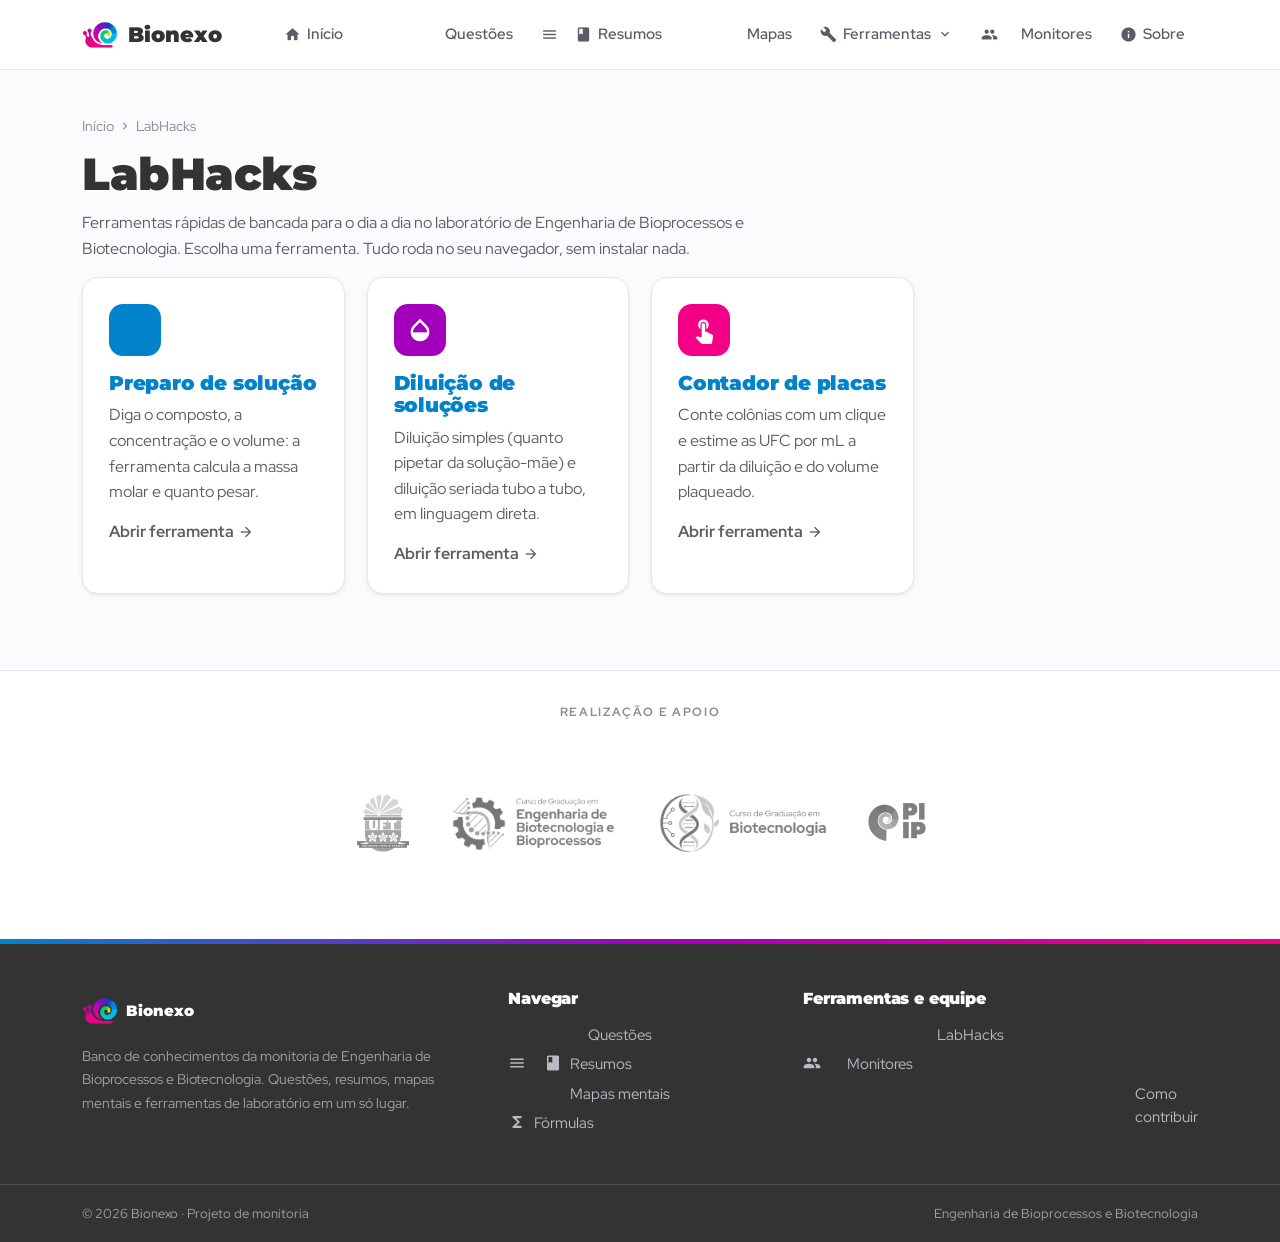
<file: labhacks.html>
<!DOCTYPE html>
<html lang="pt-BR">
<head>
  <meta charset="UTF-8">
  <meta name="viewport" content="width=device-width, initial-scale=1.0">
  <title>LabHacks - Bionexo</title>
  <meta name="description" content="Ferramentas de bancada: massa molar, preparo e diluição de soluções e contador de placas.">
  <link rel="icon" type="image/svg+xml" href="assets/img/id/bionexo.svg">
  <link rel="preconnect" href="https://fonts.googleapis.com">
  <link rel="preconnect" href="https://fonts.gstatic.com" crossorigin>
  <link href="https://fonts.googleapis.com/css2?family=Montserrat:wght@900&family=Red+Hat+Display:ital,wght@0,400;0,500;0,600;0,700;1,400&display=swap" rel="stylesheet">
  <link href="https://fonts.googleapis.com/icon?family=Material+Icons" rel="stylesheet">
  <link rel="stylesheet" href="css/style.css">
</head>
<body class="sec-m">
  <div id="header"></div>

  <main class="container">
    <div class="page-head">
      <div class="crumbs"><a href="index.html">Início</a> <span class="material-icons mi-sm">chevron_right</span> LabHacks</div>
      <h1><span class="grad-text">LabHacks</span></h1>
      <p>Ferramentas rápidas de bancada para o dia a dia no laboratório de Engenharia de Bioprocessos e Biotecnologia. Escolha uma ferramenta. Tudo roda no seu navegador, sem instalar nada.</p>
    </div>

    <div class="grid grid-auto" style="margin-top:8px">
      <a class="card link c1" href="labhacks-preparo.html">
        <div class="card-ico g1"><span class="material-icons">science</span></div>
        <h3>Preparo de solução</h3>
        <p>Diga o composto, a concentração e o volume: a ferramenta calcula a massa molar e quanto pesar.</p>
        <span class="card-more">Abrir ferramenta <span class="material-icons mi-sm">arrow_forward</span></span>
      </a>
      <a class="card link c2" href="labhacks-diluicao.html">
        <div class="card-ico g2"><span class="material-icons">opacity</span></div>
        <h3>Diluição de soluções</h3>
        <p>Diluição simples (quanto pipetar da solução-mãe) e diluição seriada tubo a tubo, em linguagem direta.</p>
        <span class="card-more">Abrir ferramenta <span class="material-icons mi-sm">arrow_forward</span></span>
      </a>
      <a class="card link c3" href="labhacks-contador.html">
        <div class="card-ico g3"><span class="material-icons">touch_app</span></div>
        <h3>Contador de placas</h3>
        <p>Conte colônias com um clique e estime as UFC por mL a partir da diluição e do volume plaqueado.</p>
        <span class="card-more">Abrir ferramenta <span class="material-icons mi-sm">arrow_forward</span></span>
      </a>
    </div>
  </main>

  <div id="footer"></div>

  <script src="js/components.js"></script>
</body>
</html>
</file>
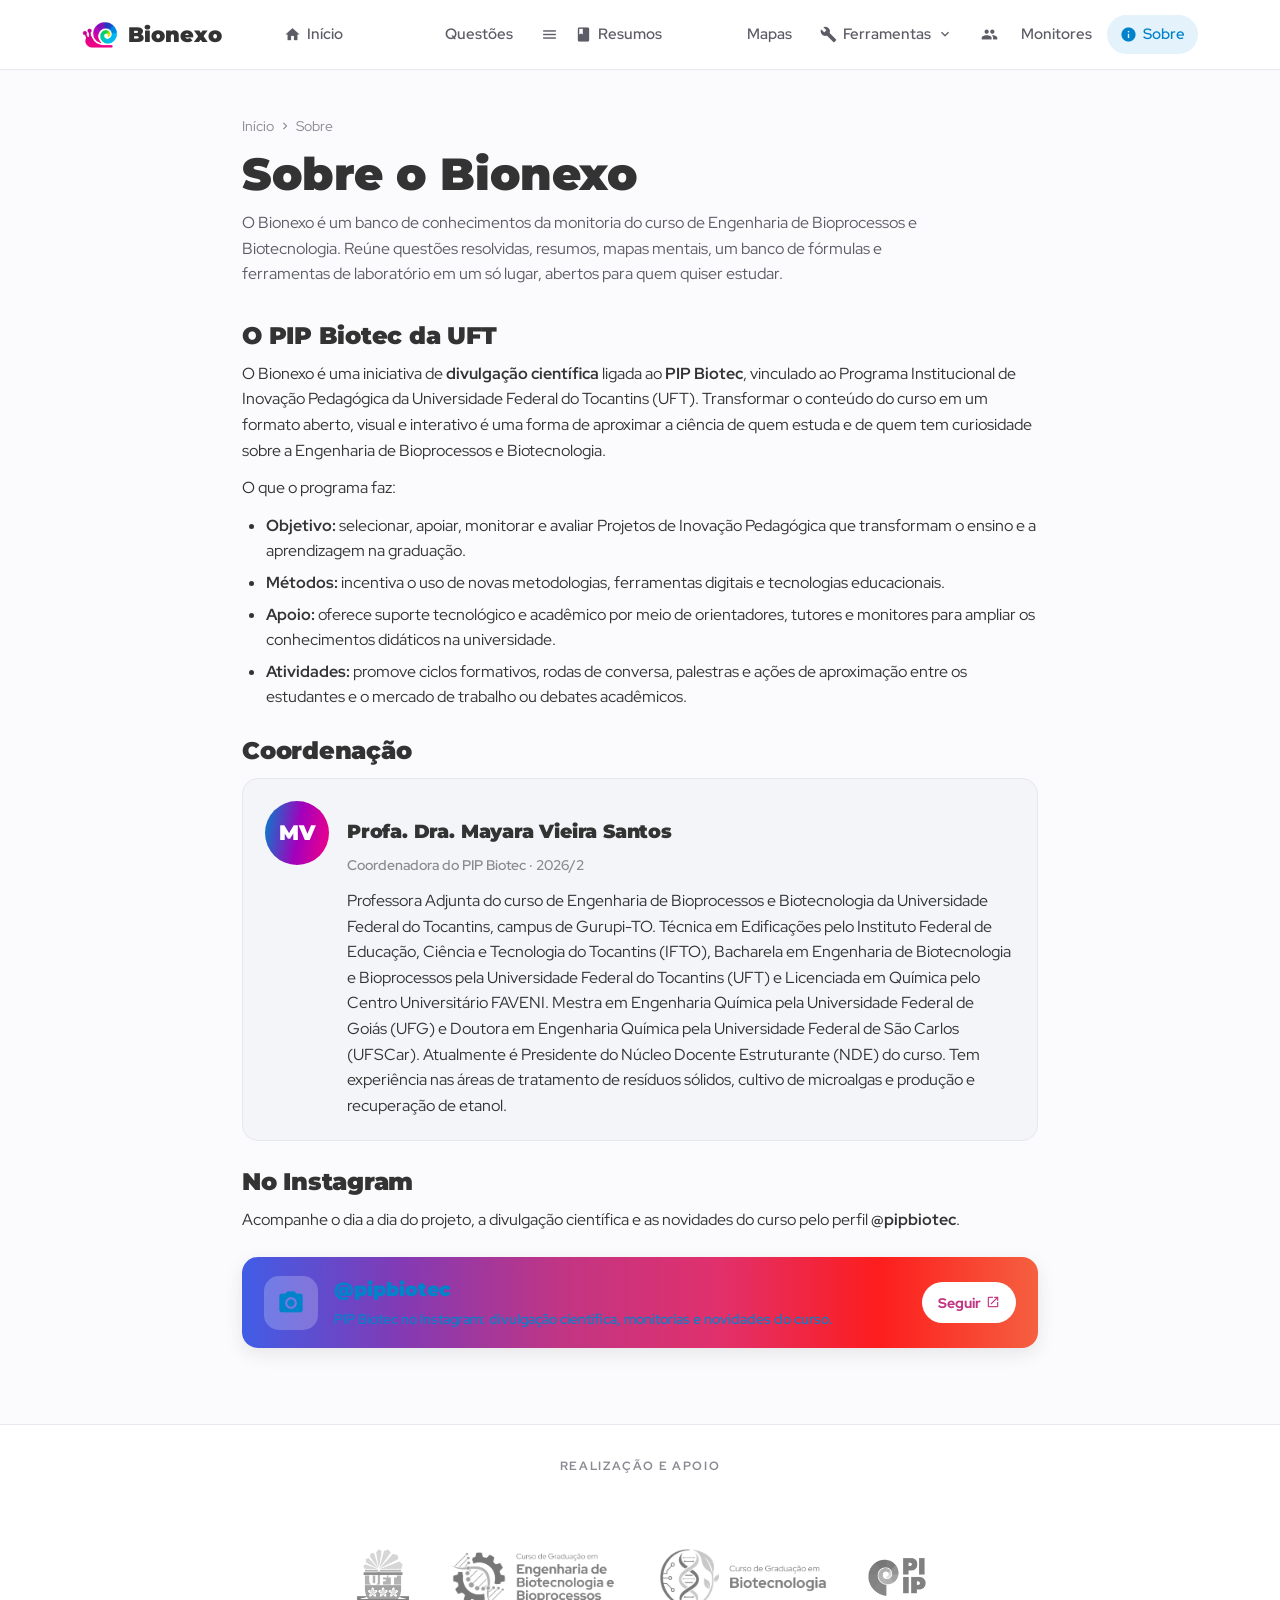
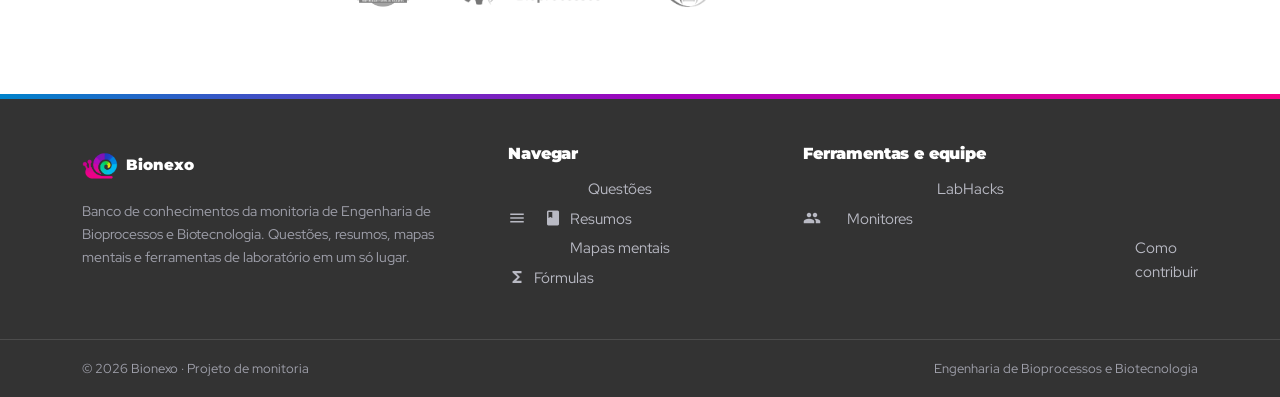
<file: sobre.html>
<!DOCTYPE html>
<html lang="pt-BR">
<head>
  <meta charset="UTF-8">
  <meta name="viewport" content="width=device-width, initial-scale=1.0">
  <title>Sobre - Bionexo</title>
  <meta name="description" content="Sobre o Bionexo, o PIP Biotec da UFT e a coordenação do projeto.">
  <link rel="icon" type="image/svg+xml" href="assets/img/id/bionexo.svg">
  <link rel="preconnect" href="https://fonts.googleapis.com">
  <link rel="preconnect" href="https://fonts.gstatic.com" crossorigin>
  <link href="https://fonts.googleapis.com/css2?family=Montserrat:wght@900&family=Red+Hat+Display:ital,wght@0,400;0,500;0,600;0,700;1,400&display=swap" rel="stylesheet">
  <link href="https://fonts.googleapis.com/icon?family=Material+Icons" rel="stylesheet">
  <link rel="stylesheet" href="css/style.css">
</head>
<body>
  <div id="header"></div>

  <main class="container" style="max-width:840px">
    <div class="page-head">
      <div class="crumbs"><a href="index.html">Início</a> <span class="material-icons mi-sm">chevron_right</span> Sobre</div>
      <h1>Sobre o <span class="grad-text">Bionexo</span></h1>
      <p>O Bionexo é um banco de conhecimentos da monitoria do curso de Engenharia de Bioprocessos e Biotecnologia. Reúne questões resolvidas, resumos, mapas mentais, um banco de fórmulas e ferramentas de laboratório em um só lugar, abertos para quem quiser estudar.</p>
    </div>

    <div class="prose">
      <h2>O PIP Biotec da UFT</h2>
      <p>O Bionexo é uma iniciativa de <strong>divulgação científica</strong> ligada ao <strong>PIP Biotec</strong>, vinculado ao Programa Institucional de Inovação Pedagógica da Universidade Federal do Tocantins (UFT). Transformar o conteúdo do curso em um formato aberto, visual e interativo é uma forma de aproximar a ciência de quem estuda e de quem tem curiosidade sobre a Engenharia de Bioprocessos e Biotecnologia.</p>
      <p>O que o programa faz:</p>
      <ul>
        <li><strong>Objetivo:</strong> selecionar, apoiar, monitorar e avaliar Projetos de Inovação Pedagógica que transformam o ensino e a aprendizagem na graduação.</li>
        <li><strong>Métodos:</strong> incentiva o uso de novas metodologias, ferramentas digitais e tecnologias educacionais.</li>
        <li><strong>Apoio:</strong> oferece suporte tecnológico e acadêmico por meio de orientadores, tutores e monitores para ampliar os conhecimentos didáticos na universidade.</li>
        <li><strong>Atividades:</strong> promove ciclos formativos, rodas de conversa, palestras e ações de aproximação entre os estudantes e o mercado de trabalho ou debates acadêmicos.</li>
      </ul>

      <h2>Coordenação</h2>
      <div class="coord">
        <div class="coord-av" aria-hidden="true">MV</div>
        <div class="coord-body">
          <h3>Profa. Dra. Mayara Vieira Santos</h3>
          <p class="coord-role">Coordenadora do PIP Biotec · 2026/2</p>
          <p>Professora Adjunta do curso de Engenharia de Bioprocessos e Biotecnologia da Universidade Federal do Tocantins, campus de Gurupi-TO. Técnica em Edificações pelo Instituto Federal de Educação, Ciência e Tecnologia do Tocantins (IFTO), Bacharela em Engenharia de Biotecnologia e Bioprocessos pela Universidade Federal do Tocantins (UFT) e Licenciada em Química pelo Centro Universitário FAVENI. Mestra em Engenharia Química pela Universidade Federal de Goiás (UFG) e Doutora em Engenharia Química pela Universidade Federal de São Carlos (UFSCar). Atualmente é Presidente do Núcleo Docente Estruturante (NDE) do curso. Tem experiência nas áreas de tratamento de resíduos sólidos, cultivo de microalgas e produção e recuperação de etanol.</p>
        </div>
      </div>

      <h2>No Instagram</h2>
      <p>Acompanhe o dia a dia do projeto, a divulgação científica e as novidades do curso pelo perfil <b>@pipbiotec</b>.</p>
      <div class="ig-embed" id="igEmbed"></div>
      <a class="insta-card" id="igCard" href="https://instagram.com/pipbiotec" target="_blank" rel="noopener">
        <span class="insta-ico"><span class="material-icons">photo_camera</span></span>
        <span class="insta-body">
          <span class="insta-handle">@pipbiotec</span>
          <span class="insta-sub">PIP Biotec no Instagram: divulgação científica, monitorias e novidades do curso.</span>
        </span>
        <span class="insta-btn">Seguir <span class="material-icons mi-sm">open_in_new</span></span>
      </a>
    </div>
  </main>

  <div id="footer"></div>

  <script>
    /* ===== Feed do Instagram (@pipbiotec) =====
       Um feed de PERFIL ao vivo exige um widget gratuito de terceiros
       (não há embed oficial de perfil, só de posts isolados).
       Para ativar: gere um widget para @pipbiotec em lightwidget.com ou
       snapwidget.com e cole a URL do iframe em IG_EMBED_SRC abaixo.
       Enquanto estiver vazio, aparece apenas o cartão de perfil (@pipbiotec). */
    var IG_EMBED_SRC = ""; // ex.: "https://lightwidget.com/widgets/xxxxxxxxxxxx.html"
    (function () {
      var box = document.getElementById("igEmbed");
      var card = document.getElementById("igCard");
      if (IG_EMBED_SRC) {
        var ifr = document.createElement("iframe");
        ifr.src = IG_EMBED_SRC; ifr.title = "Feed do Instagram @pipbiotec";
        ifr.setAttribute("scrolling", "no"); ifr.setAttribute("allowtransparency", "true");
        ifr.className = /lightwidget/.test(IG_EMBED_SRC) ? "lightwidget-widget" : "ig-iframe";
        box.appendChild(ifr);
        if (/lightwidget/.test(IG_EMBED_SRC)) {
          var s = document.createElement("script"); s.src = "https://cdn.lightwidget.com/widgets/lightwidget.js"; document.body.appendChild(s);
        }
      } else {
        box.style.display = "none"; // sem widget: mostra só o cartão
      }
    })();
  </script>
  <script src="js/components.js"></script>
</body>
</html>
</file>
<file: css/style.css>
/* ============================================================
   BIONEXO - Design System
   Engenharia de Bioprocessos e Biotecnologia
   Tema claro | Montserrat Black (titulos) + Red Hat Display (corpo)
   ============================================================ */

:root {
  /* Cores de marca (gradiente) */
  --c1: #0083cb;   /* Questoes  (cor principal) */
  --c2: #a300bc;   /* Resumos */
  --c3: #f40086;   /* Mapas Mentais */
  --grad: linear-gradient(100deg, var(--c1) 0%, var(--c2) 52%, var(--c3) 100%);
  --grad-soft: linear-gradient(100deg, #e4f2fb 0%, #f3e4f7 52%, #fde4f1 100%);

  /* Acento da secao (trocado por pagina) */
  --accent: var(--c1);
  --accent-soft: #e4f2fb;

  /* Texto e superficies */
  --ink: #333333;          /* nunca preto puro */
  --ink-soft: #5c5c66;
  --muted: #8a8a93;
  --bg: #fbfbfd;
  --surface: #ffffff;
  --surface-2: #f4f5f8;
  --border: #e7e8ee;
  --border-strong: #d4d6df;

  --ok: #0a8f5e;  --ok-bg: #e5f6ee;
  --err: #d33a4e; --err-bg: #fdeaed;
  --warn: #c67600;

  --shadow-sm: 0 1px 2px rgba(51,51,51,.06), 0 2px 6px rgba(51,51,51,.06);
  --shadow-md: 0 6px 18px rgba(51,51,51,.10);
  --shadow-lg: 0 20px 48px rgba(51,51,51,.16);

  --radius-sm: 10px;
  --radius: 16px;
  --radius-lg: 24px;

  --maxw: 1160px;
  --font-head: "Montserrat", system-ui, sans-serif;  /* usar peso 900 */
  --font-body: "Red Hat Display", system-ui, -apple-system, "Segoe UI", sans-serif;
  --header-h: 70px;
}

/* Acento por secao (classe no <body>) */
body.sec-q { --accent: var(--c1); --accent-soft: #e4f2fb; }
body.sec-r { --accent: var(--c2); --accent-soft: #f6e4fa; }
body.sec-m { --accent: var(--c3); --accent-soft: #fde4f0; }

/* Reset */
*, *::before, *::after { box-sizing: border-box; }
* { margin: 0; }
html { scroll-behavior: smooth; -webkit-text-size-adjust: 100%; }
body {
  font-family: var(--font-body);
  color: var(--ink);
  background: var(--bg);
  line-height: 1.6;
  font-size: 16px;
  min-height: 100vh;
  -webkit-font-smoothing: antialiased;
  text-rendering: optimizeLegibility;
}
img, svg { display: block; max-width: 100%; }
a { color: var(--c1); text-decoration: none; }
a:hover { text-decoration: underline; }
button, input, select, textarea { font: inherit; color: inherit; }

h1, h2, h3, h4 {
  font-family: var(--font-head);
  font-weight: 900;
  line-height: 1.08;
  letter-spacing: -.01em;
  text-transform: none;
}

/* Material Icons */
.material-icons { font-size: 1.2em; line-height: 1; vertical-align: -.18em; user-select: none; }
.mi-sm { font-size: 1em; }
.mi-lg { font-size: 1.6em; }

/* Utilidades */
.container { width: 100%; max-width: var(--maxw); margin-inline: auto; padding-inline: 22px; }
.section { padding-block: 66px; }
.center { text-align: center; }
.eyebrow {
  text-transform: uppercase; letter-spacing: .14em; font-size: .76rem;
  font-weight: 700; color: var(--accent); font-family: var(--font-body);
}
.lead { font-size: 1.12rem; color: var(--ink-soft); }
.muted { color: var(--muted); }
.hidden { display: none !important; }

/* Titulos sempre escuros (sem gradiente/cor) */
.grad-text { color: var(--ink); -webkit-text-fill-color: currentColor; background: none; }
.accent-text { color: var(--ink); }
/* Gradiente mantido apenas em numeros de destaque */
.num.grad-text, .nota.grad-text, .hist-nota.grad-text {
  background: var(--grad);
  -webkit-background-clip: text; background-clip: text;
  -webkit-text-fill-color: transparent; color: transparent;
}

/* -------- Header / Nav -------- */
.site-header {
  position: sticky; top: 0; z-index: 60;
  height: var(--header-h);
  background: rgba(255,255,255,.88);
  backdrop-filter: saturate(140%) blur(12px);
  border-bottom: 1px solid var(--border);
}
.site-header .container { height: 100%; display: flex; align-items: center; gap: 18px; }
.brand { display: flex; align-items: center; gap: 10px; font-family: var(--font-head); font-weight: 900; font-size: 1.3rem; color: var(--ink); }
.brand:hover { text-decoration: none; }
.brand .logo { width: 36px; height: 36px; flex: none; }

.nav { display: flex; align-items: center; gap: 2px; margin-left: auto; }
.nav a, .nav .dd-btn {
  display: inline-flex; align-items: center; gap: 6px;
  color: var(--ink-soft); font-weight: 600; font-size: .93rem;
  padding: 8px 13px; border-radius: 999px; transition: .15s;
  background: none; border: 0; cursor: pointer; font-family: var(--font-body);
}
.nav a:hover, .nav .dd-btn:hover { background: var(--surface-2); color: var(--ink); text-decoration: none; }
.nav a.active { background: var(--accent-soft); color: var(--accent); }
.nav a .material-icons, .nav .dd-btn .material-icons { font-size: 1.15em; }

/* Dropdown "Ferramentas" (menu suspenso) */
.dropdown { position: relative; }
.dropdown-menu {
  position: absolute; top: calc(100% + 8px); right: 0; min-width: 210px;
  background: var(--surface); border: 1px solid var(--border); border-radius: 14px;
  box-shadow: var(--shadow-lg); padding: 8px; display: none; flex-direction: column; gap: 2px;
}
.dropdown.open .dropdown-menu { display: flex; }
.dropdown-menu a {
  width: 100%; justify-content: flex-start; color: var(--ink); font-weight: 600;
  padding: 10px 12px; border-radius: 10px;
}
.dropdown-menu a:hover { background: var(--surface-2); }
.dropdown .dd-btn .caret { font-size: 1.1em; transition: transform .18s; }
.dropdown.open .dd-btn .caret { transform: rotate(180deg); }

.icon-btn {
  width: 42px; height: 42px; flex: none; display: grid; place-items: center;
  border: 1px solid var(--border); background: var(--surface);
  border-radius: 11px; cursor: pointer; color: var(--ink-soft); transition: .15s;
}
.icon-btn:hover { border-color: var(--border-strong); color: var(--ink); }
.nav-toggle { display: none; }

/* -------- Botoes -------- */
.btn {
  display: inline-flex; align-items: center; gap: 8px; justify-content: center;
  padding: 12px 22px; border-radius: 999px; font-weight: 700; font-size: .95rem;
  border: 1px solid transparent; cursor: pointer; transition: .16s; text-decoration: none;
  font-family: var(--font-body);
}
.btn:hover { text-decoration: none; transform: translateY(-1px); }
.btn:active { transform: translateY(0); }
.btn-primary { background: var(--accent); color: #fff; box-shadow: var(--shadow-sm); }
.btn-primary:hover { filter: brightness(1.06); color: #fff; }
.btn-grad { background: var(--grad); color: #fff; box-shadow: var(--shadow-sm); }
.btn-grad:hover { filter: brightness(1.05); color: #fff; }
.btn-ghost { background: var(--surface); color: var(--ink); border-color: var(--border-strong); }
.btn-ghost:hover { border-color: var(--accent); color: var(--accent); }
.btn-soft { background: var(--accent-soft); color: var(--accent); }
.btn-sm { padding: 8px 15px; font-size: .86rem; }

/* -------- Hero -------- */
.hero { position: relative; overflow: hidden; color: #fff; background: var(--grad); }
.hero::before {
  /* logo Bionexo grande, cortada e bem fraca, ENTRE o gradiente e a foto */
  content: ""; position: absolute; inset: 0; z-index: 0; opacity: .07; pointer-events: none;
  background-image: url("../assets/img/id/bionexo.svg");
  background-repeat: no-repeat; background-position: right -140px center; background-size: 820px auto;
}
.hero::after {
  /* foto de fundo esmaecida, por cima da logo e abaixo do conteúdo */
  content: ""; position: absolute; inset: 0; z-index: 1; opacity: .22; pointer-events: none;
  background-image: url("../assets/img/id/biotech-student.jpg");
  background-size: cover; background-position: center;
}
.hero .container { position: relative; z-index: 2; padding-block: 76px 70px; max-width: 760px; }
.hero h1 { font-size: clamp(2.2rem, 5vw, 3.5rem); color: #fff; }
.hero p.lead { margin-top: 18px; max-width: 52ch; color: rgba(255,255,255,.92); }
.hero-actions { display: flex; flex-wrap: wrap; gap: 12px; margin-top: 30px; }
.hero-actions .btn-primary { background: #fff; color: var(--c2); }
.hero-actions .btn-primary:hover { filter: none; background: #fff; }
.hero-actions .btn-ghost { background: rgba(255,255,255,.12); color: #fff; border-color: rgba(255,255,255,.4); }
.hero-actions .btn-ghost:hover { background: rgba(255,255,255,.2); color: #fff; }

/* -------- Dashboard interativo (home) -------- */
.disc-strip { display: flex; flex-wrap: wrap; gap: 10px; justify-content: center; margin: 18px 0 26px; }
.disc-chip { display: inline-flex; align-items: center; gap: 8px; padding: 8px 14px; border-radius: 999px; border: 1px solid var(--border); background: var(--surface); cursor: pointer; font-family: var(--font-body); font-weight: 600; color: var(--ink-soft); transition: .15s; }
.disc-chip:hover { border-color: var(--border-strong); color: var(--ink); }
.disc-chip.active { background: var(--accent-soft); color: var(--accent); border-color: transparent; }
.disc-chip .material-icons { font-size: 20px; }
.disc-chip-n { font-family: var(--font-head); font-weight: 900; background: var(--surface-2); border-radius: 999px; padding: 1px 9px; font-size: .82rem; }
.disc-chip.active .disc-chip-n { background: #fff; }

.dash { display: grid; grid-template-columns: 300px 1fr; gap: 32px; align-items: center; max-width: 920px; margin: 0 auto; }
.dash-pie { display: grid; place-items: center; }
.donut-svg { width: 100%; max-width: 280px; }
.donut-seg { cursor: pointer; transition: opacity .15s, transform .15s; transform-origin: 130px 130px; }
.donut-seg:hover { opacity: .88; }
.donut-seg.dim { opacity: .3; }
.donut-total { font-family: var(--font-head); font-weight: 900; font-size: 2rem; fill: var(--ink); }
.donut-sub { fill: var(--muted); font-size: .8rem; font-weight: 600; }
.dash-legend-head { font-family: var(--font-head); font-weight: 900; margin-bottom: 10px; color: var(--ink); }
.donut-legend { display: grid; gap: 2px; }
.leg-row { display: flex; align-items: center; gap: 10px; padding: 6px 10px; border-radius: 9px; text-decoration: none; color: var(--ink); transition: .14s; }
.leg-row:hover, .leg-row.hot { background: var(--surface-2); text-decoration: none; }
.leg-dot { width: 12px; height: 12px; border-radius: 50%; flex: none; }
.leg-label { flex: 1; font-size: .9rem; font-weight: 600; white-space: nowrap; overflow: hidden; text-overflow: ellipsis; }
.leg-val { font-family: var(--font-head); font-weight: 900; color: var(--ink-soft); }
@media (max-width: 680px) { .dash { grid-template-columns: 1fr; gap: 20px; } }

/* -------- Feedback do estudante -------- */
.feedback-cta { display: grid; grid-template-columns: 1fr 1.1fr; gap: 34px; align-items: center; background: var(--surface); border: 1px solid var(--border); border-radius: var(--radius-lg); box-shadow: var(--shadow-md); padding: 38px; }
.feedback-cta .fc-text h2 { font-size: clamp(1.5rem, 3vw, 2rem); margin-top: 6px; }
.feedback-cta .fc-text p { color: var(--ink-soft); margin-top: 10px; }
.fc-form label { display: block; font-weight: 600; font-size: .88rem; color: var(--ink-soft); margin: 12px 0 5px; }
.fc-form .field-row > div > label { margin-top: 0; }
textarea.field { width: 100%; resize: vertical; min-height: 96px; font-family: inherit; }
.fc-note { font-size: .82rem; margin-top: 10px; }
@media (max-width: 760px) { .feedback-cta { grid-template-columns: 1fr; padding: 24px; } }

/* -------- Grid / cartoes -------- */
.grid { display: grid; gap: 22px; }
.grid-3 { grid-template-columns: repeat(3, 1fr); }
.grid-2 { grid-template-columns: repeat(2, 1fr); }
.grid-auto { grid-template-columns: repeat(auto-fill, minmax(260px, 1fr)); }

.card {
  background: var(--surface); border: 1px solid var(--border);
  border-radius: var(--radius); padding: 26px; box-shadow: var(--shadow-sm); transition: .18s;
  position: relative; text-decoration: none;
}
.card.link:hover { box-shadow: var(--shadow-md); transform: translateY(-4px); text-decoration: none; }
.card, .card:hover, .card * { text-decoration: none; }
.card .card-ico {
  width: 52px; height: 52px; border-radius: 14px; display: grid; place-items: center;
  color: #fff; margin-bottom: 16px;
}
.card .card-ico .material-icons { font-size: 28px; }
.card .card-ico.g1 { background: var(--c1); }
.card .card-ico.g2 { background: var(--c2); }
.card .card-ico.g3 { background: var(--c3); }
.card .card-ico.grad { background: var(--grad); }
.card h3 { font-size: 1.28rem; }
.card p { color: var(--ink-soft); margin-top: 8px; }
.card .card-more { display: inline-flex; align-items: center; gap: 4px; margin-top: 14px; font-weight: 700; color: var(--ink-soft); transition: .15s; }
.card.link:hover .card-more { color: var(--accent); }
.card.c1 { --accent: var(--c1); } .card.c2 { --accent: var(--c2); } .card.c3 { --accent: var(--c3); }

/* -------- Stats -------- */
.stats { display: grid; grid-template-columns: repeat(4,1fr); gap: 16px; }
.stat { text-align: center; padding: 24px 16px; background: var(--surface); border: 1px solid var(--border); border-radius: var(--radius); }
.stat .num { font-family: var(--font-head); font-weight: 900; font-size: 2.1rem; }
.stat .lbl { color: var(--muted); font-size: .9rem; font-weight: 600; }

/* -------- Chips -------- */
.chip {
  display: inline-flex; align-items: center; gap: 6px;
  padding: 4px 11px; border-radius: 999px; font-size: .78rem; font-weight: 700;
  background: var(--surface-2); color: var(--ink-soft); border: 1px solid var(--border); white-space: nowrap;
}
.chip.disc { background: var(--accent-soft); color: var(--accent); border-color: transparent; }
.chip.diff-facil   { background: var(--ok-bg); color: var(--ok); border-color: transparent; }
.chip.diff-media   { background: #fff2dc; color: var(--warn); border-color: transparent; }
.chip.diff-dificil { background: var(--err-bg); color: var(--err); border-color: transparent; }

/* -------- Page head -------- */
.page-head { padding-block: 46px 8px; }
.page-head h1 { font-size: clamp(1.9rem, 4vw, 2.8rem); }
.page-head p { margin-top: 12px; max-width: 64ch; color: var(--ink-soft); }
.crumbs { font-size: .85rem; color: var(--muted); margin-bottom: 12px; display: flex; align-items: center; gap: 4px; }
.crumbs a { color: var(--muted); }

/* -------- Toolbar -------- */
.toolbar {
  display: flex; flex-wrap: wrap; gap: 12px; align-items: center;
  padding: 16px; background: var(--surface); border: 1px solid var(--border);
  border-radius: var(--radius); margin-block: 24px;
}
.search {
  flex: 1 1 240px; display: flex; align-items: center; gap: 8px;
  padding: 10px 14px; background: var(--bg); border: 1px solid var(--border); border-radius: 11px;
}
.search .material-icons { color: var(--muted); }
.search input { flex: 1; border: 0; background: transparent; outline: none; }
.select {
  padding: 10px 14px; background: var(--bg); border: 1px solid var(--border);
  border-radius: 11px; cursor: pointer; font-weight: 600; color: var(--ink-soft);
}
.result-count { margin-left: auto; color: var(--muted); font-size: .9rem; font-weight: 600; }

/* -------- Questoes -------- */
.q-list { display: grid; gap: 18px; }
.q-card { background: var(--surface); border: 1px solid var(--border); border-radius: var(--radius); overflow: hidden; box-shadow: var(--shadow-sm); }
.q-card { border-top: 4px solid var(--accent); }
.q-top { display: flex; flex-wrap: wrap; gap: 8px; align-items: center; padding: 16px 22px 0; }
.q-id { margin-left: auto; font-size: .8rem; color: var(--muted); font-weight: 700; }
.q-body { padding: 16px 22px 22px; }
.q-enun { font-size: 1.02rem; }
.q-enun img { margin: 14px 0; border-radius: var(--radius-sm); border: 1px solid var(--border); }
.q-fonte { margin-top: 10px; font-size: .84rem; color: var(--muted); display: flex; align-items: center; gap: 6px; }

.alts { list-style: none; padding: 0; margin: 16px 0 0; display: grid; gap: 10px; }
.alt { display: flex; gap: 12px; align-items: flex-start; padding: 12px 15px; border: 1px solid var(--border); border-radius: 11px; cursor: pointer; transition: .14s; background: var(--surface); }
.alt:hover { border-color: var(--accent); background: var(--accent-soft); }
.alt .alt-key { flex: none; width: 27px; height: 27px; border-radius: 8px; display: grid; place-items: center; background: var(--surface-2); font-weight: 800; font-size: .85rem; color: var(--ink-soft); font-family: var(--font-head); }
.alt.selected { border-color: var(--accent); background: var(--accent-soft); }
.alt.selected .alt-key { background: var(--accent); color: #fff; }
.alt.correct { border-color: var(--ok); background: var(--ok-bg); }
.alt.correct .alt-key { background: var(--ok); color: #fff; }
.alt.wrong { border-color: var(--err); background: var(--err-bg); }
.alt.wrong .alt-key { background: var(--err); color: #fff; }
.alt.disabled { pointer-events: none; }

.open-answer { margin-top: 16px; }
.open-answer label { font-weight: 600; font-size: .9rem; color: var(--ink-soft); display: block; margin-bottom: 6px; }
.open-answer .input-row { display: flex; gap: 10px; flex-wrap: wrap; }
.open-answer input { flex: 1 1 200px; padding: 11px 14px; border: 1px solid var(--border); border-radius: 11px; background: var(--bg); outline: none; }
.open-answer input:focus { border-color: var(--accent); }

.q-actions { display: flex; flex-wrap: wrap; gap: 10px; margin-top: 18px; align-items: center; }
.feedback { font-weight: 700; display: none; align-items: center; gap: 6px; }
.feedback.show { display: inline-flex; }
.feedback.ok { color: var(--ok); }
.feedback.err { color: var(--err); }

.resolucao { display: none; margin-top: 16px; padding: 18px 20px; background: var(--surface-2); border: 1px dashed var(--border-strong); border-radius: var(--radius-sm); }
.resolucao.show { display: block; }
.resolucao h4 { font-size: .9rem; color: var(--accent); margin-bottom: 8px; text-transform: uppercase; letter-spacing: .06em; font-family: var(--font-body); }
.resolucao p { margin-top: 8px; }
.resolucao ol, .resolucao ul { margin-top: 8px; padding-left: 22px; }
.resolucao li { margin-top: 6px; }

/* -------- Barra de ações, carrinho e seleção -------- */
.q-actions-bar { display: flex; flex-wrap: wrap; gap: 10px; margin: 2px 0 16px; }
#qDicasAll.active { background: var(--accent-soft); color: var(--accent); border-color: transparent; }
.q-pick { display: inline-grid; place-items: center; cursor: pointer; margin-right: 2px; }
.q-pick input { width: 18px; height: 18px; accent-color: var(--accent); cursor: pointer; }
.q-card.picked { box-shadow: 0 0 0 2px var(--accent) inset, var(--shadow-sm); }
.chip-link, a.chip { cursor: pointer; text-decoration: none; transition: .14s; }
.chip-link:hover, a.chip:hover { filter: brightness(.96); text-decoration: none; }
.chip-link { background: var(--surface-2); }

.cart-bar {
  position: sticky; bottom: 14px; z-index: 30; margin-top: 20px;
  display: flex; align-items: center; gap: 12px; flex-wrap: wrap;
  background: var(--surface); border: 1px solid var(--border-strong); border-radius: 999px;
  box-shadow: var(--shadow-lg); padding: 10px 18px;
}
.cart-bar .material-icons { color: var(--accent); }
.cart-bar .cart-count { font-weight: 600; }
.cart-bar .cart-actions { margin-left: auto; display: flex; gap: 8px; }
.q-more { text-align: center; margin-top: 20px; }

.sim-custom { background: var(--accent-soft); border: 1px solid var(--border); border-radius: var(--radius); padding: 20px 22px; margin-bottom: 22px; }
.sim-custom h2 { font-size: 1.2rem; display: flex; align-items: center; gap: 8px; }

/* -------- Dicas / glossário -------- */
.glossterm {
  font: inherit; color: var(--accent); background: linear-gradient(transparent 62%, var(--accent-soft) 62%);
  border: 0; padding: 0 1px; cursor: help; border-bottom: 1px dashed var(--accent);
}
.glossterm:hover { background: var(--accent-soft); }
.gloss-pop {
  position: absolute; z-index: 200; max-width: 300px; background: var(--surface);
  border: 1px solid var(--border-strong); border-radius: var(--radius-sm); box-shadow: var(--shadow-lg);
  padding: 12px 14px; font-size: .9rem;
}
.gloss-pop strong { color: var(--accent); display: block; margin-bottom: 4px; }
.gloss-pop p { margin: 0; color: var(--ink-soft); }

/* -------- Metadados e plots das questões -------- */
.q-local { font-size: .78rem; color: var(--muted); font-weight: 600; margin-bottom: 6px; }
/* figuras das questões (ex.: Halliday) */
.q-figs { display: flex; flex-wrap: wrap; gap: 14px; margin: 14px 0 4px; }
.q-fig { margin: 0; background: #fff; border: 1px solid var(--border); border-radius: var(--radius-sm); padding: 10px; max-width: 100%; }
.q-fig img { display: block; max-width: 100%; max-height: 360px; width: auto; height: auto; border-radius: 4px; cursor: zoom-in; }
.q-fig-erro img { display: none; }
.q-fig-erro { display: flex; align-items: center; gap: 8px; padding: 12px 14px; border: 1px dashed var(--border-strong); border-radius: var(--radius-sm); background: var(--surface-2); color: var(--ink-soft); font-size: .88rem; }
.q-fig-erro::before { content: "image_not_supported"; font-family: "Material Icons"; font-size: 22px; color: var(--muted); }
.q-fig-erro::after { content: "A figura desta questão (" attr(data-arquivo) ") ainda não foi incluída no banco. Use o enunciado ou consulte o livro."; }
.fig-lightbox { position: fixed; inset: 0; z-index: 120; background: rgba(51,51,51,.88); display: grid; place-items: center; padding: 24px; cursor: zoom-out; }
.fig-lightbox img { max-width: 94vw; max-height: 90vh; background: #fff; border-radius: var(--radius-sm); box-shadow: var(--shadow-lg); }
.fig-lightbox .lb-close { position: absolute; top: 18px; right: 22px; width: 46px; height: 46px; border-radius: 50%; background: rgba(255,255,255,.16); color: #fff; border: 0; cursor: pointer; display: grid; place-items: center; }
/* botão de reportar problema */
.btn-report { margin-left: auto; width: 34px; height: 34px; flex: none; display: grid; place-items: center; border: 1px solid var(--border); background: var(--surface); border-radius: 9px; color: var(--muted); cursor: pointer; transition: .15s; }
.btn-report:hover { color: var(--err); border-color: var(--err); background: var(--err-bg); }
/* botão de dicas ativo */
[data-dicas].active { background: var(--accent-soft); color: var(--accent); border-color: transparent; }
.q-nota { display: flex; align-items: center; gap: 6px; margin-top: 16px; padding: 10px 14px; background: var(--surface-2); border-radius: var(--radius-sm); font-size: .9rem; color: var(--ink-soft); }
.q-gabarito { margin: 0 0 12px; padding: 10px 14px; background: var(--accent-soft); border-radius: var(--radius-sm); color: var(--ink); }
.q-gabarito p { margin: 0; display: inline; }
.plot-fig { margin: 0 0 14px; }
.plot-fig figcaption { font-size: .8rem; color: var(--muted); font-weight: 600; margin-bottom: 4px; }
.numline { width: 100%; max-width: 620px; height: auto; display: block; }
.fnplot { width: 100%; max-width: 580px; height: auto; display: block; border: 1px solid var(--border); border-radius: var(--radius-sm); }
.q-enun { overflow-x: auto; }

/* -------- Galeria (resumos / mapas) -------- */
.gallery { display: grid; gap: 22px; grid-template-columns: repeat(auto-fill, minmax(280px,1fr)); }
.tile { background: var(--surface); border: 1px solid var(--border); border-radius: var(--radius); overflow: hidden; box-shadow: var(--shadow-sm); transition: .18s; display: flex; flex-direction: column; }
.tile:hover { box-shadow: var(--shadow-md); transform: translateY(-4px); }
.tile .thumb { aspect-ratio: 16/10; background: var(--grad-soft); display: grid; place-items: center; overflow: hidden; border-bottom: 1px solid var(--border); }
.tile .thumb img { width: 100%; height: 100%; object-fit: cover; }
.tile .thumb .ph { color: var(--accent); font-size: .85rem; text-align: center; padding: 20px; font-weight: 600; }
.tile .thumb .ph .material-icons { font-size: 44px; display: block; margin: 0 auto 6px; }
.tile .tile-body { padding: 16px 18px; flex: 1; display: flex; flex-direction: column; }
.tile h3 { font-size: 1.1rem; }
.tile p { color: var(--ink-soft); font-size: .92rem; margin-top: 6px; flex: 1; }
.tile .tile-foot { display: flex; gap: 8px; flex-wrap: wrap; align-items: center; margin-top: 14px; }

/* -------- Lightbox -------- */
.lightbox { position: fixed; inset: 0; z-index: 100; background: rgba(51,51,51,.9); display: none; align-items: center; justify-content: center; padding: 24px; }
.lightbox.show { display: flex; }
.lightbox img { max-width: 94vw; max-height: 88vh; border-radius: var(--radius-sm); box-shadow: var(--shadow-lg); background: #fff; }
.lightbox .lb-close { position: absolute; top: 18px; right: 22px; width: 46px; height: 46px; border-radius: 50%; background: rgba(255,255,255,.16); color: #fff; border: 0; cursor: pointer; display: grid; place-items: center; }
.lightbox .lb-cap { position: absolute; bottom: 20px; color: #fff; font-weight: 600; text-align: center; width: 100%; }

/* -------- Leitor de resumo (modal) -------- */
.reader { position: fixed; inset: 0; z-index: 100; background: rgba(51,51,51,.68); display: none; justify-content: center; align-items: flex-start; padding: 40px 20px; overflow-y: auto; }
.reader.show { display: flex; }
.reader-panel { background: var(--surface); border: 1px solid var(--border); border-radius: var(--radius-lg); box-shadow: var(--shadow-lg); max-width: 760px; width: 100%; padding: 38px; margin: auto; }
.reader .lb-close { position: fixed; top: 18px; right: 22px; width: 46px; height: 46px; border-radius: 50%; background: var(--surface); border: 1px solid var(--border); color: var(--ink); cursor: pointer; display: grid; place-items: center; z-index: 101; }
@media (max-width: 640px) { .reader-panel { padding: 24px 20px; } }

/* -------- Formulas (acordeao) -------- */
.formula-list { display: grid; gap: 14px; }
.formula-card { background: var(--surface); border: 1px solid var(--border); border-radius: var(--radius); box-shadow: var(--shadow-sm); overflow: hidden; }
.formula-head { display: flex; align-items: center; gap: 12px; padding: 16px 20px; cursor: pointer; width: 100%; background: none; border: 0; text-align: left; }
.formula-head:hover { background: var(--surface-2); }
.formula-head .f-ico { color: var(--accent); }
.formula-head h3 { font-size: 1.08rem; }
.formula-head .f-cat { margin-left: auto; }
.formula-head .f-caret { transition: transform .2s; color: var(--muted); }
.formula-card.open .f-caret { transform: rotate(180deg); }
.formula-body { display: none; padding: 4px 20px 20px; border-top: 1px solid var(--border); }
.formula-card.open .formula-body { display: block; }
.formula-body .desc { color: var(--ink-soft); margin: 14px 0; }
.formula-forma { background: var(--surface-2); border: 1px solid var(--border); border-radius: var(--radius-sm); padding: 10px 16px; margin-top: 10px; overflow-x: auto; }
.formula-forma .nota { display: block; font-size: .84rem; color: var(--muted); margin-top: 4px; }
.var-table { width: 100%; border-collapse: collapse; margin-top: 16px; font-size: .92rem; }
.var-table th, .var-table td { text-align: left; padding: 8px 10px; border-bottom: 1px solid var(--border); }
.var-table th { color: var(--muted); font-weight: 700; font-size: .8rem; text-transform: uppercase; letter-spacing: .04em; }
.var-table td:first-child { font-weight: 700; color: var(--accent); white-space: nowrap; }
.var-tags { display: flex; flex-wrap: wrap; gap: 6px; margin-top: 14px; }

/* -------- LabHacks -------- */
.tools-grid { display: grid; grid-template-columns: repeat(auto-fit, minmax(300px, 1fr)); gap: 24px; align-items: start; }
.tool { background: var(--surface); border: 1px solid var(--border); border-radius: var(--radius); box-shadow: var(--shadow-sm); overflow: hidden; }
.tool-head { display: flex; align-items: center; gap: 12px; padding: 20px 22px; color: #fff; }
.tool-head.g1 { background: var(--c1); } .tool-head.g2 { background: var(--c2); } .tool-head.g3 { background: var(--c3); }
.tool-head .material-icons { font-size: 26px; }
.tool-head h3 { font-size: 1.14rem; }
.tool-body { padding: 22px; }
.tool-body label { display: block; font-weight: 600; font-size: .88rem; color: var(--ink-soft); margin: 12px 0 5px; }
.tool-body label:first-child { margin-top: 0; }
.field { width: 100%; padding: 11px 14px; border: 1px solid var(--border); border-radius: 11px; background: var(--bg); outline: none; }
.field:focus { border-color: var(--accent); }
.field-row { display: grid; grid-template-columns: 1fr 1fr; gap: 12px; }
.tool-out { margin-top: 18px; padding: 16px 18px; background: var(--accent-soft); border-radius: var(--radius-sm); color: var(--ink); }
.tool-out .big { font-family: var(--font-head); font-weight: 900; font-size: 1.6rem; color: var(--accent); }
.tool-out table { width: 100%; border-collapse: collapse; font-size: .9rem; }
.tool-out th, .tool-out td { padding: 7px 8px; text-align: left; border-bottom: 1px solid rgba(51,51,51,.12); }
.tool-out th { font-size: .78rem; text-transform: uppercase; color: var(--ink-soft); }

/* Contador de placas */
.counter { text-align: center; }
.counter .count-num { font-family: var(--font-head); font-weight: 900; font-size: 4.2rem; line-height: 1; color: var(--accent); margin: 6px 0 16px; }
.counter-btns { display: flex; gap: 10px; justify-content: center; flex-wrap: wrap; }
.count-big { width: 100%; padding: 18px; font-size: 1.1rem; border-radius: 14px; border: 0; background: var(--accent); color: #fff; cursor: pointer; font-weight: 800; font-family: var(--font-head); display: flex; align-items: center; justify-content: center; gap: 8px; }
.count-big:active { transform: scale(.98); }

/* -------- Pagina de ferramenta (LabHacks) -------- */
.tool-page { max-width: 680px; margin-inline: auto; }
.tool-page .tool { margin-top: 10px; }
.tool-page .tool + .tool { margin-top: 22px; }
.back-link { display: inline-flex; align-items: center; gap: 4px; font-weight: 600; color: var(--muted); margin-bottom: 10px; }
.back-link:hover { color: var(--accent); text-decoration: none; }
.tool .hint { font-size: .9rem; color: var(--ink-soft); margin-top: 0; }
.examples { display: flex; flex-wrap: wrap; gap: 8px; margin-top: 12px; align-items: center; }
.examples .lbl { font-size: .82rem; color: var(--muted); font-weight: 600; }
.examples .chip { cursor: pointer; transition: .14s; }
.examples .chip:hover { background: var(--accent-soft); color: var(--accent); border-color: transparent; }

/* -------- Seletor de modo (Estudar / Simulado) -------- */
.mode-switch { display: inline-flex; gap: 4px; background: var(--surface-2); border: 1px solid var(--border); border-radius: 999px; padding: 4px; margin: 10px 0 6px; }
.ms-btn { display: inline-flex; align-items: center; gap: 6px; padding: 9px 20px; border: 0; background: none; border-radius: 999px; font-weight: 700; color: var(--ink-soft); cursor: pointer; font-family: var(--font-body); transition: .15s; }
.ms-btn:hover { color: var(--ink); }
.ms-btn.active { background: var(--surface); color: var(--accent); box-shadow: var(--shadow-sm); }

/* -------- Simulado -------- */
.sim-panel { max-width: 720px; margin-inline: auto; }
.sim-setup { background: var(--surface); border: 1px solid var(--border); border-radius: var(--radius); box-shadow: var(--shadow-sm); padding: 28px; }
.sim-setup .grid-opts { display: grid; grid-template-columns: 1fr 1fr; gap: 16px; }
.sim-setup label { display: block; font-weight: 600; font-size: .9rem; color: var(--ink-soft); margin: 0 0 6px; }
.sim-setup .select, .sim-setup .field { width: 100%; }
.sim-note { margin-top: 16px; padding: 12px 16px; background: var(--surface-2); border-radius: var(--radius-sm); font-size: .9rem; color: var(--ink-soft); display: flex; gap: 8px; align-items: flex-start; }

.sim-bar {
  position: sticky; top: var(--header-h); z-index: 40; margin-bottom: 20px;
  background: var(--surface); border: 1px solid var(--border); border-radius: var(--radius);
  box-shadow: var(--shadow-sm); padding: 14px 20px; display: flex; align-items: center; gap: 16px; flex-wrap: wrap;
}
.sim-bar .timer {
  font-family: var(--font-head); font-weight: 900; font-size: 1.5rem; color: var(--accent);
  display: flex; align-items: center; gap: 8px; min-width: 110px;
}
.sim-bar .timer.low { color: var(--err); }
.sim-bar .sim-progress { color: var(--muted); font-weight: 600; }
.sim-bar .btn { margin-left: auto; }

.sim-q { border-top: 4px solid var(--accent); }
.sim-q .q-num { font-family: var(--font-head); font-weight: 900; color: var(--accent); margin-right: 6px; }

.result-head { text-align: center; background: var(--surface); border: 1px solid var(--border); border-radius: var(--radius-lg); box-shadow: var(--shadow-md); padding: 36px 28px; }
.result-head .nota { font-family: var(--font-head); font-weight: 900; font-size: 4rem; line-height: 1; }
.result-head .nota.grad-text { display: inline-block; }
.result-head .result-sub { color: var(--ink-soft); margin-top: 8px; font-size: 1.05rem; }
.result-stats { display: flex; justify-content: center; gap: 14px; flex-wrap: wrap; margin-top: 18px; }
.result-stats .rs { background: var(--surface-2); border-radius: var(--radius-sm); padding: 12px 18px; min-width: 110px; }
.result-stats .rs b { display: block; font-family: var(--font-head); font-size: 1.3rem; }
.result-stats .rs span { font-size: .82rem; color: var(--muted); }

.review-q { border-left: 4px solid var(--border); }
.review-q.ok { border-left-color: var(--ok); }
.review-q.err { border-left-color: var(--err); }
.review-tag { font-weight: 700; display: inline-flex; align-items: center; gap: 6px; font-size: .86rem; }
.review-tag.ok { color: var(--ok); }
.review-tag.err { color: var(--err); }

.history { margin-top: 36px; }
.history h2 { font-size: 1.3rem; margin-bottom: 14px; display: flex; align-items: center; gap: 8px; }
.hist-list { display: grid; gap: 10px; }
.hist-item { display: flex; align-items: center; gap: 14px; padding: 14px 18px; background: var(--surface); border: 1px solid var(--border); border-radius: var(--radius-sm); }
.hist-item .hist-nota { font-family: var(--font-head); font-weight: 900; font-size: 1.5rem; width: 58px; text-align: center; flex: none; }
.hist-item .hist-meta { flex: 1; min-width: 0; }
.hist-item .hist-meta .t { font-weight: 700; }
.hist-item .hist-meta .s { font-size: .84rem; color: var(--muted); }
.hist-empty { color: var(--muted); padding: 16px; text-align: center; }

@media (max-width: 560px) { .sim-setup .grid-opts { grid-template-columns: 1fr; } }

/* -------- Monitores -------- */
.monitor-grid { display: grid; grid-template-columns: repeat(auto-fill, minmax(300px, 1fr)); gap: 22px; }
.monitor-card { background: var(--surface); border: 1px solid var(--border); border-radius: var(--radius); box-shadow: var(--shadow-sm); padding: 24px; display: flex; flex-direction: column; gap: 4px; }
.monitor-card .m-top { display: flex; align-items: center; gap: 14px; }
.monitor-avatar { width: 72px; height: 72px; border-radius: 50%; flex: none; display: grid; place-items: center; background: var(--grad); color: #fff; font-family: var(--font-head); font-weight: 900; font-size: 1.4rem; overflow: hidden; }
.monitor-avatar img { width: 100%; height: 100%; object-fit: cover; border-radius: 50%; }
.m-discs-label { font-size: .78rem; font-weight: 700; color: var(--muted); text-transform: uppercase; letter-spacing: .04em; margin-top: 14px; }
.monitor-discs { margin-top: 6px; }
.monitor-card h3 { font-size: 1.14rem; }
.monitor-card .m-cycle { color: var(--muted); font-size: .86rem; font-weight: 600; }
.monitor-discs { display: flex; flex-wrap: wrap; gap: 6px; margin: 14px 0; }
.monitor-contacts { display: flex; flex-direction: column; gap: 8px; margin-top: auto; padding-top: 12px; border-top: 1px solid var(--border); }
.monitor-contacts a { display: flex; align-items: center; gap: 9px; color: var(--ink-soft); font-size: .92rem; font-weight: 600; }
.monitor-contacts a:hover { color: var(--accent); text-decoration: none; }
.monitor-contacts .material-icons { color: var(--accent); font-size: 1.15em; }

/* -------- Coordenação (Sobre) -------- */
.coord { display: flex; gap: 18px; align-items: flex-start; background: var(--surface-2); border: 1px solid var(--border); border-radius: var(--radius); padding: 22px; margin-top: 14px; }
.coord-av { width: 64px; height: 64px; flex: none; border-radius: 50%; display: grid; place-items: center; background: var(--grad); color: #fff; font-family: var(--font-head); font-weight: 900; font-size: 1.3rem; }
.coord-body h3 { font-size: 1.14rem; margin: 0; }
.coord-role { color: var(--muted); font-size: .88rem; font-weight: 600; margin: 2px 0 8px; }
.coord-body p { margin: 0; }
@media (max-width: 560px) { .coord { flex-direction: column; } }

/* -------- Embed do Instagram -------- */
.ig-embed { margin: 16px 0 8px; border-radius: var(--radius); overflow: hidden; }
.ig-embed iframe { width: 100%; min-height: 540px; border: 0; display: block; background: var(--surface-2); }

/* -------- Card do Instagram -------- */
.insta-card {
  display: flex; align-items: center; gap: 16px; margin: 24px 0 10px;
  padding: 18px 22px; border-radius: var(--radius); text-decoration: none; color: #fff;
  background: linear-gradient(90deg, #405de6, #833ab4, #c13584, #e1306c, #fd1d1d, #f56040);
  box-shadow: var(--shadow-md); transition: .18s;
}
.insta-card:hover { transform: translateY(-3px); box-shadow: var(--shadow-lg); color: #fff; text-decoration: none; }
.insta-ico { width: 54px; height: 54px; flex: none; display: grid; place-items: center; background: rgba(255,255,255,.22); border-radius: 15px; }
.insta-ico .material-icons { font-size: 28px; }
.insta-body { flex: 1; display: flex; flex-direction: column; min-width: 0; }
.insta-handle { font-family: var(--font-head); font-weight: 900; font-size: 1.18rem; }
.insta-sub { font-size: .9rem; opacity: .95; margin-top: 2px; }
.insta-btn { flex: none; display: inline-flex; align-items: center; gap: 5px; background: #fff; color: #c13584; font-weight: 800; padding: 9px 16px; border-radius: 999px; font-size: .9rem; }
@media (max-width: 560px) { .insta-card { flex-wrap: wrap; } .insta-btn { width: 100%; justify-content: center; } }

/* -------- Prose -------- */
.prose p { margin-top: 12px; }
.prose h2 { margin-top: 28px; font-size: 1.5rem; }
.prose h3 { margin-top: 20px; font-size: 1.2rem; }
.prose ul, .prose ol { margin-top: 12px; padding-left: 24px; }
.prose li { margin-top: 6px; }
.prose code { background: var(--surface-2); padding: 2px 6px; border-radius: 6px; font-size: .9em; }
.prose blockquote { border-left: 3px solid var(--accent); padding-left: 16px; color: var(--ink-soft); margin-top: 14px; }
.prose blockquote.callout { background: var(--accent-soft); color: var(--ink); border-left-width: 4px; border-radius: 0 var(--radius-sm) var(--radius-sm) 0; padding: 12px 16px; margin-top: 16px; }
.prose .table-wrap { overflow-x: auto; margin-top: 14px; }
.prose table { border-collapse: collapse; width: 100%; font-size: .93rem; }
.prose th, .prose td { border: 1px solid var(--border); padding: 8px 10px; text-align: left; vertical-align: top; }
.prose th { background: var(--surface-2); font-weight: 700; }
.prose mjx-container[display="true"] { overflow-x: auto; overflow-y: hidden; padding: 4px 0; }

/* -------- Questões com várias partes -------- */
.q-parte { display: flex; gap: 12px; align-items: flex-start; margin-top: 12px; padding: 12px 14px; background: var(--accent-soft); border-left: 4px solid var(--accent); border-radius: 0 var(--radius-sm) var(--radius-sm) 0; }
.q-parte-letra { flex: none; width: 30px; height: 30px; border-radius: 50%; display: grid; place-items: center; background: var(--accent); color: #fff; font-weight: 800; font-size: .95rem; }
.q-parte-texto { flex: 1; min-width: 0; font-weight: 600; color: var(--ink); }
.q-parte-texto p { margin: 0; }
.q-parte-ref { margin-top: 6px; font-weight: 400; font-size: .85rem; color: var(--ink-soft); display: flex; gap: 4px; align-items: baseline; }
.q-parte-info { display: flex; flex-wrap: wrap; align-items: center; gap: 6px 10px; margin-top: 12px; padding: 9px 12px; border: 1px dashed var(--border-strong); border-radius: var(--radius-sm); font-size: .85rem; color: var(--ink-soft); }
.q-parte-info > .material-icons { color: var(--accent); }
.q-parte-chips { display: inline-flex; flex-wrap: wrap; gap: 4px; }
.q-parte-chip { width: 26px; height: 26px; border-radius: 50%; border: 1px solid var(--border-strong); background: var(--surface); color: var(--ink-soft); font: inherit; font-weight: 700; font-size: .8rem; cursor: pointer; padding: 0; }
.q-parte-chip:hover { border-color: var(--accent); color: var(--accent); }
.q-parte-chip.atual { background: var(--accent); border-color: var(--accent); color: #fff; cursor: default; }
.q-parte-acoes { display: inline-flex; flex-wrap: wrap; gap: 4px 12px; margin-left: auto; }
.link-btn { background: none; border: 0; padding: 2px 0; font: inherit; color: var(--accent); font-weight: 600; cursor: pointer; display: inline-flex; align-items: center; gap: 4px; }
.link-btn:hover { text-decoration: underline; }
.q-parte-full { margin-top: 10px; padding: 12px 14px; background: var(--surface-2); border-radius: var(--radius-sm); font-size: .93rem; }
.q-parte-full-tit { font-size: .75rem; font-weight: 700; text-transform: uppercase; letter-spacing: .06em; color: var(--muted); margin-bottom: 4px; }
.q-parte-mini { margin-top: 8px; font-size: .8rem; color: var(--muted); display: flex; gap: 4px; align-items: center; }
.q-grupo-nota { margin-bottom: 16px; align-items: center; flex-wrap: wrap; }
.q-grupo-nota .btn { margin-left: auto; }
.q-card.q-flash { animation: qflash 1.8s ease; }
@keyframes qflash { 0%, 40% { box-shadow: 0 0 0 3px var(--accent), var(--shadow-md); } 100% { box-shadow: var(--shadow-sm); } }

/* -------- Resumos: figuras incorporadas -------- */
.prose figure.r-fig { margin: 18px 0 6px; text-align: center; }
.prose figure.r-fig img { max-width: 100%; max-height: 460px; background: #fff; border: 1px solid var(--border); border-radius: var(--radius-sm); padding: 8px; cursor: zoom-in; }
.prose figure.r-fig figcaption { margin-top: 6px; font-size: .85rem; color: var(--ink-soft); }
.prose figure.r-fig figcaption .r-fig-cred { display: block; font-size: .75rem; color: var(--muted); margin-top: 2px; }
.prose figure.r-fig.r-fig-erro { display: none; }

/* figuras vetoriais desenhadas no proprio resumo */
.prose figure.r-svg svg { max-width: 100%; height: auto; background: #fff; border: 1px solid var(--border);
  border-radius: var(--radius-sm); padding: 10px 8px; display: block; margin: 0 auto; }
.prose figure.r-svg svg text { font-family: var(--font-body); }
.prose figure.r-svg svg .ttl { font-weight: 700; }
@media (max-width: 640px) { .prose figure.r-svg svg { padding: 6px 2px; } }
.prose a { color: var(--accent); font-weight: 600; }
.prose pre.code-block { margin-top: 14px; padding: 12px 14px; background: #1f2330; color: #e8eaf2; border-radius: var(--radius-sm); overflow-x: auto; font-size: .84rem; line-height: 1.5; }
.prose pre.code-block code { background: none; padding: 0; color: inherit; font-family: ui-monospace, "Cascadia Code", Consolas, monospace; }
.tile-tipo { display: inline-flex; align-items: center; gap: 3px; margin-left: 6px; font-size: .72rem; font-weight: 700; color: var(--c1); background: #e4f2fb; border-radius: 999px; padding: 2px 8px; vertical-align: middle; }

/* -------- Resumos: áreas, leitor, referências -------- */
.r-area { margin-bottom: 38px; }
.r-area-head { display: flex; align-items: center; gap: 12px; font-size: 1.25rem; margin-bottom: 16px; }
.r-area-ic { width: 40px; height: 40px; border-radius: 12px; display: grid; place-items: center; background: var(--accent-soft); color: var(--accent); flex: none; }
.r-area-n { font-family: var(--font-body); font-size: .8rem; font-weight: 700; color: var(--accent); background: var(--accent-soft); border-radius: 999px; padding: 2px 10px; }
.tile .thumb { position: relative; cursor: pointer; }
.tile-num { position: absolute; left: 12px; top: 12px; display: inline-flex; align-items: center; gap: 4px; background: rgba(255,255,255,.92); color: var(--accent); font-weight: 800; font-size: .8rem; padding: 4px 10px 4px 8px; border-radius: 999px; box-shadow: var(--shadow-sm); }
.tile-meta { margin-left: auto; display: inline-flex; align-items: center; gap: 4px; color: var(--muted); font-size: .82rem; }
.r-meta-top { display: flex; flex-wrap: wrap; align-items: center; gap: 8px 14px; }
.r-meta { display: inline-flex; align-items: center; gap: 4px; color: var(--muted); font-size: .85rem; }
.r-refs { margin-top: 34px; padding: 18px 20px; background: var(--surface-2); border-radius: var(--radius); }
.r-refs h2 { display: flex; align-items: center; gap: 8px; font-size: 1.1rem; color: var(--accent); }
.r-refs ol { margin-top: 10px; padding-left: 22px; font-size: .9rem; color: var(--ink-soft); }
.r-refs li { margin-top: 8px; line-height: 1.5; }
.r-actions { display: flex; flex-wrap: wrap; gap: 10px; margin-top: 22px; }
.r-nav { display: grid; grid-template-columns: 1fr 1fr; gap: 12px; margin-top: 26px; padding-top: 20px; border-top: 1px solid var(--border); }
.r-nav-btn { display: flex; align-items: center; gap: 10px; text-align: left; font: inherit; color: var(--ink); background: var(--surface); border: 1px solid var(--border); border-radius: var(--radius-sm); padding: 10px 14px; cursor: pointer; transition: .15s; }
.r-nav-btn:hover { border-color: var(--accent); color: var(--accent); }
.r-nav-btn.next { flex-direction: row-reverse; text-align: right; grid-column: 2; }
.r-nav-btn small { display: block; color: var(--muted); font-size: .75rem; }
@media (max-width: 560px) { .r-nav { grid-template-columns: 1fr; } .r-nav-btn.next { grid-column: 1; } }

/* -------- Empty -------- */
.empty { text-align: center; padding: 60px 20px; color: var(--muted); }
.empty .material-icons { font-size: 46px; opacity: .5; }

/* -------- Barra de realizacao / apoio -------- */
.partners { margin-top: 76px; background: var(--surface); border-top: 1px solid var(--border); }
.partners .container { padding-block: 32px; display: flex; flex-direction: column; align-items: center; gap: 18px; }
.partners-label { text-transform: uppercase; letter-spacing: .14em; font-size: .74rem; font-weight: 700; color: var(--muted); }
.partners-logos { display: flex; align-items: center; gap: 40px; flex-wrap: wrap; justify-content: center; }
.partners-logos img { height: 58px; width: auto; filter: grayscale(1); opacity: .62; transition: .2s; }
.partners-logos img.course { height: 168px; }
.partners-logos img:hover { filter: grayscale(0); opacity: 1; }
@media (max-width: 640px) {
  .partners-logos { gap: 22px; }
  .partners-logos img { height: 42px; }
  .partners-logos img.course { height: 108px; }
}

/* -------- Footer -------- */
.site-footer { background: #333333; color: #d9dae0; }
.site-footer .container { padding-block: 46px; display: grid; grid-template-columns: 1.5fr 1fr 1fr; gap: 32px; }
.site-footer h4 { color: #fff; font-size: 1rem; margin-bottom: 12px; font-family: var(--font-head); font-weight: 900; }
.site-footer a { color: #b9bac4; display: flex; align-items: center; gap: 8px; padding: 3px 0; font-size: .92rem; }
.site-footer a:hover { color: #fff; }
.site-footer .brand { color: #fff; margin-bottom: 12px; }
.site-footer .brand .logo path, .site-footer .brand .logo circle { }
.site-footer p { font-size: .9rem; color: #a0a1ac; }
.footer-bottom { border-top: 1px solid rgba(255,255,255,.12); }
.footer-bottom .container { padding-block: 18px; display: flex; justify-content: space-between; gap: 12px; flex-wrap: wrap; }
.footer-bottom p { font-size: .84rem; }
.footer-bar { height: 5px; background: var(--grad); }

/* -------- Responsivo -------- */
@media (max-width: 960px) {
  .hero .container { padding-block: 56px; }
  .hero::before { background-size: 560px auto; background-position: right -90px center; }
  .grid-3 { grid-template-columns: 1fr 1fr; }
  .stats { grid-template-columns: 1fr 1fr; }
  .site-footer .container { grid-template-columns: 1fr 1fr; }
}
/* Em telas medias, menu so com texto para caber todos os itens */
@media (max-width: 1080px) {
  .nav a .material-icons, .nav .dd-btn .material-icons:not(.caret) { display: none; }
  .nav a, .nav .dd-btn { padding: 8px 10px; font-size: .9rem; }
  .nav { gap: 0; }
}
@media (max-width: 760px) {
  .nav {
    position: fixed; inset: var(--header-h) 0 auto 0; flex-direction: column; align-items: stretch;
    background: var(--surface); border-bottom: 1px solid var(--border); padding: 12px; gap: 4px;
    box-shadow: var(--shadow-md); display: none; max-height: calc(100vh - var(--header-h)); overflow-y: auto;
  }
  .nav.open { display: flex; }
  .nav a, .nav .dd-btn { padding: 13px 14px; font-size: .95rem; }
  .nav a .material-icons, .nav .dd-btn .material-icons:not(.caret) { display: inline-flex; }
  .dropdown { position: static; }
  .dropdown-menu { position: static; box-shadow: none; border: 0; padding: 0 0 0 16px; min-width: 0; }
  .nav-toggle { display: grid; }
  .grid-3, .grid-2 { grid-template-columns: 1fr; }
  .section { padding-block: 46px; }
  .site-footer .container { grid-template-columns: 1fr; }
  .field-row { grid-template-columns: 1fr; }
}

:focus-visible { outline: 3px solid var(--accent); outline-offset: 2px; border-radius: 4px; }
@media (prefers-reduced-motion: reduce) { * { transition: none !important; scroll-behavior: auto !important; } }
</file>
